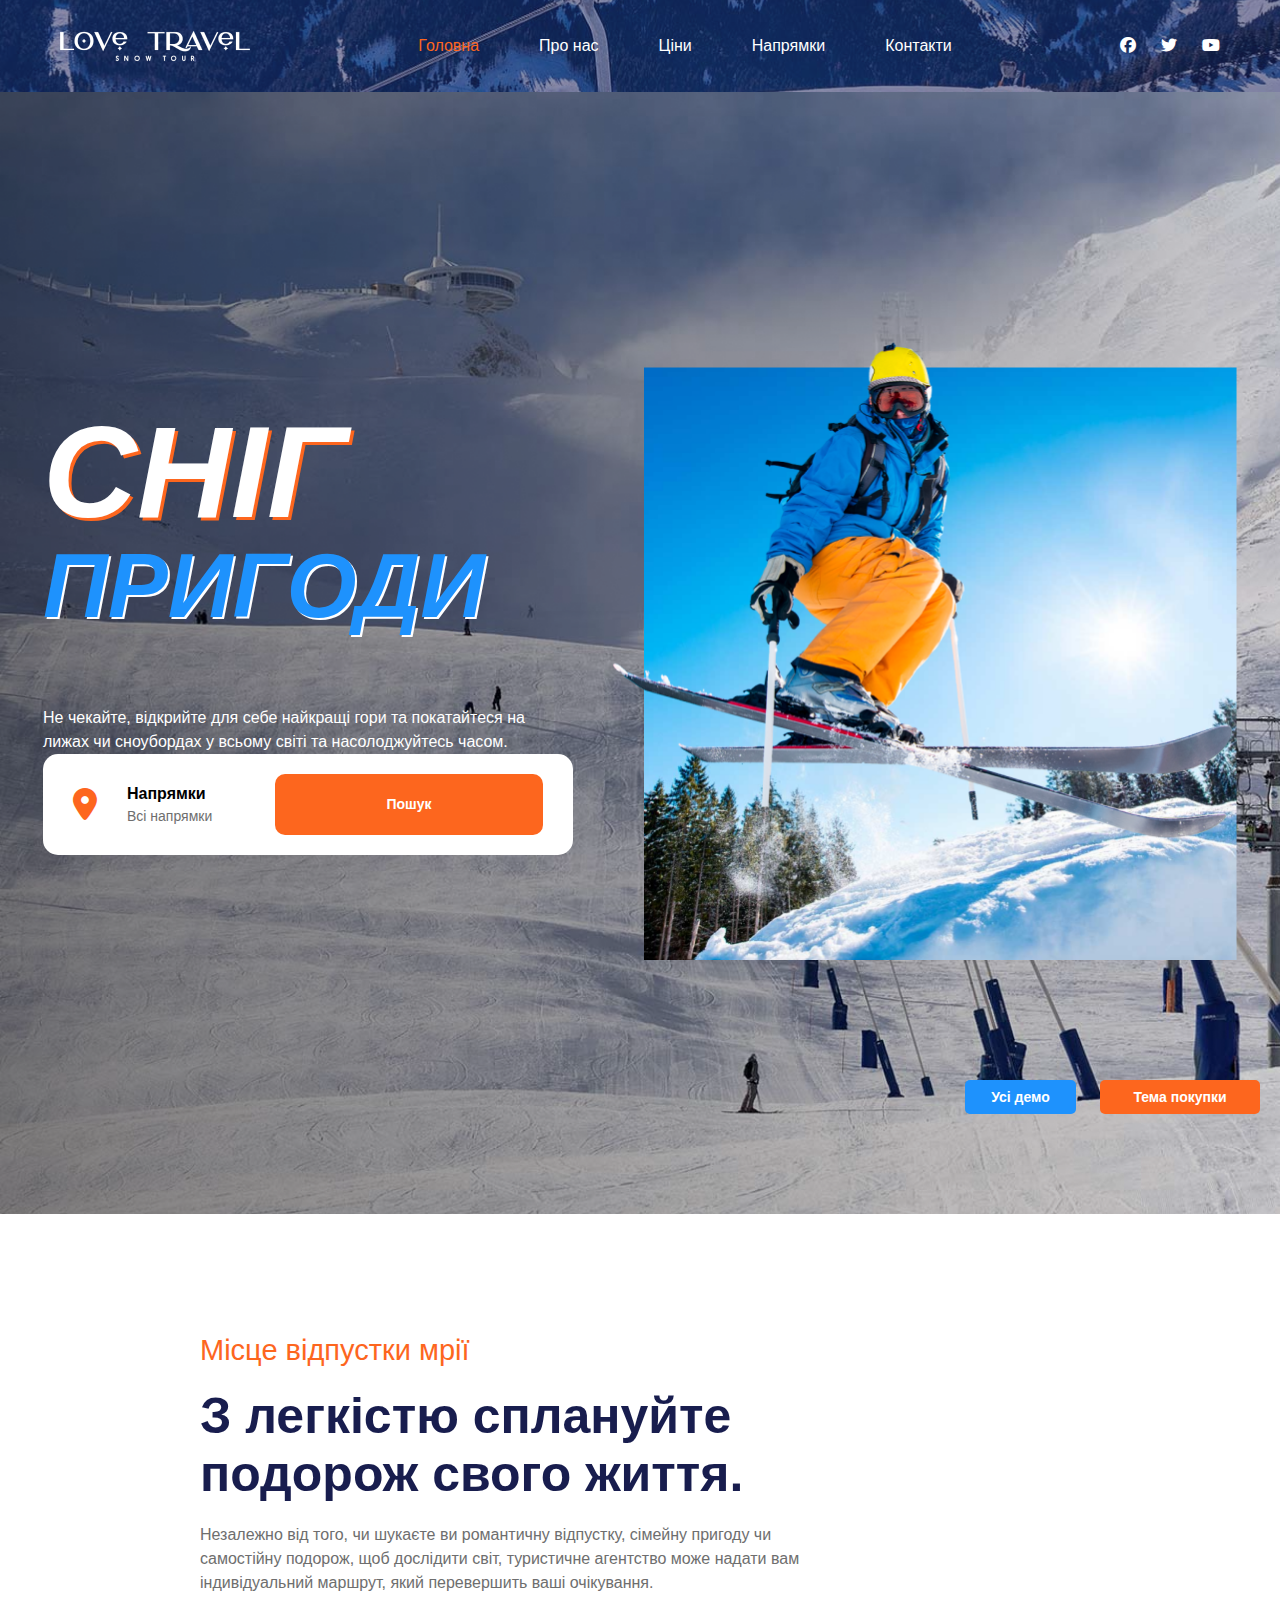
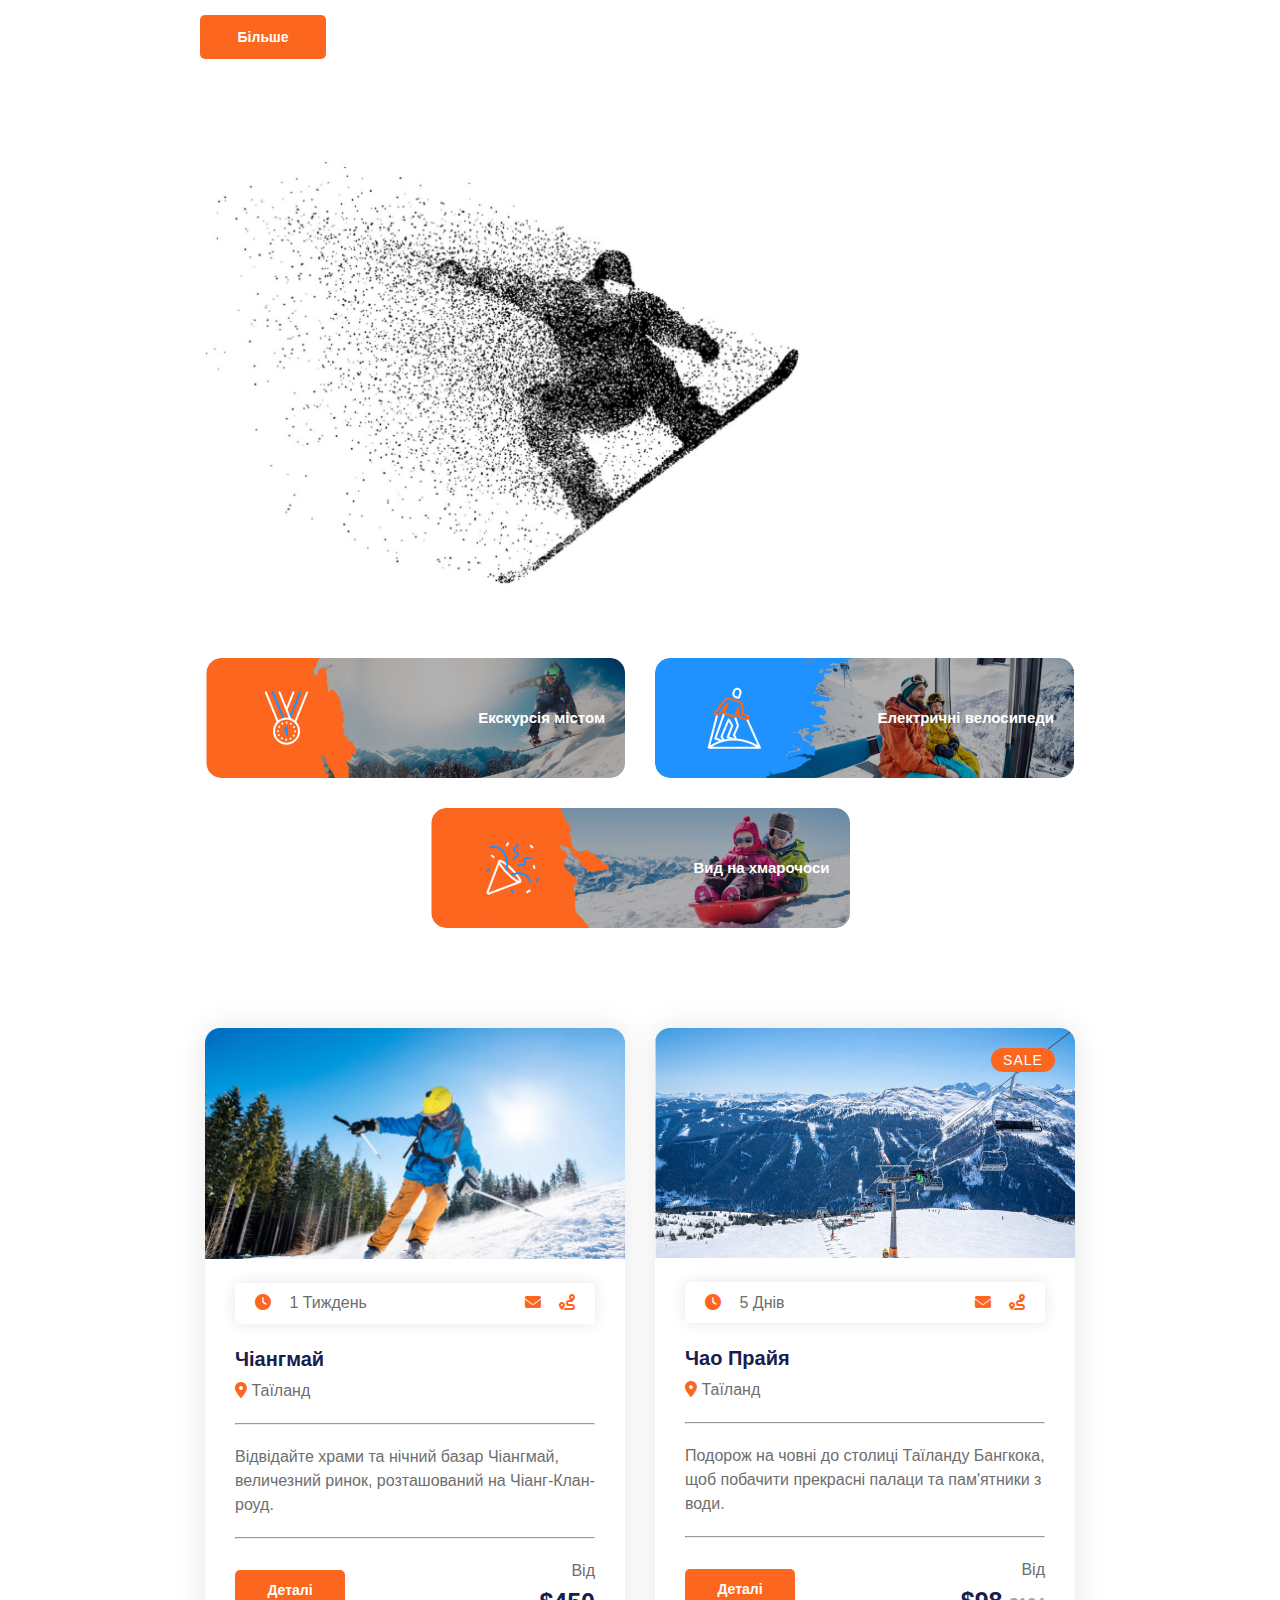
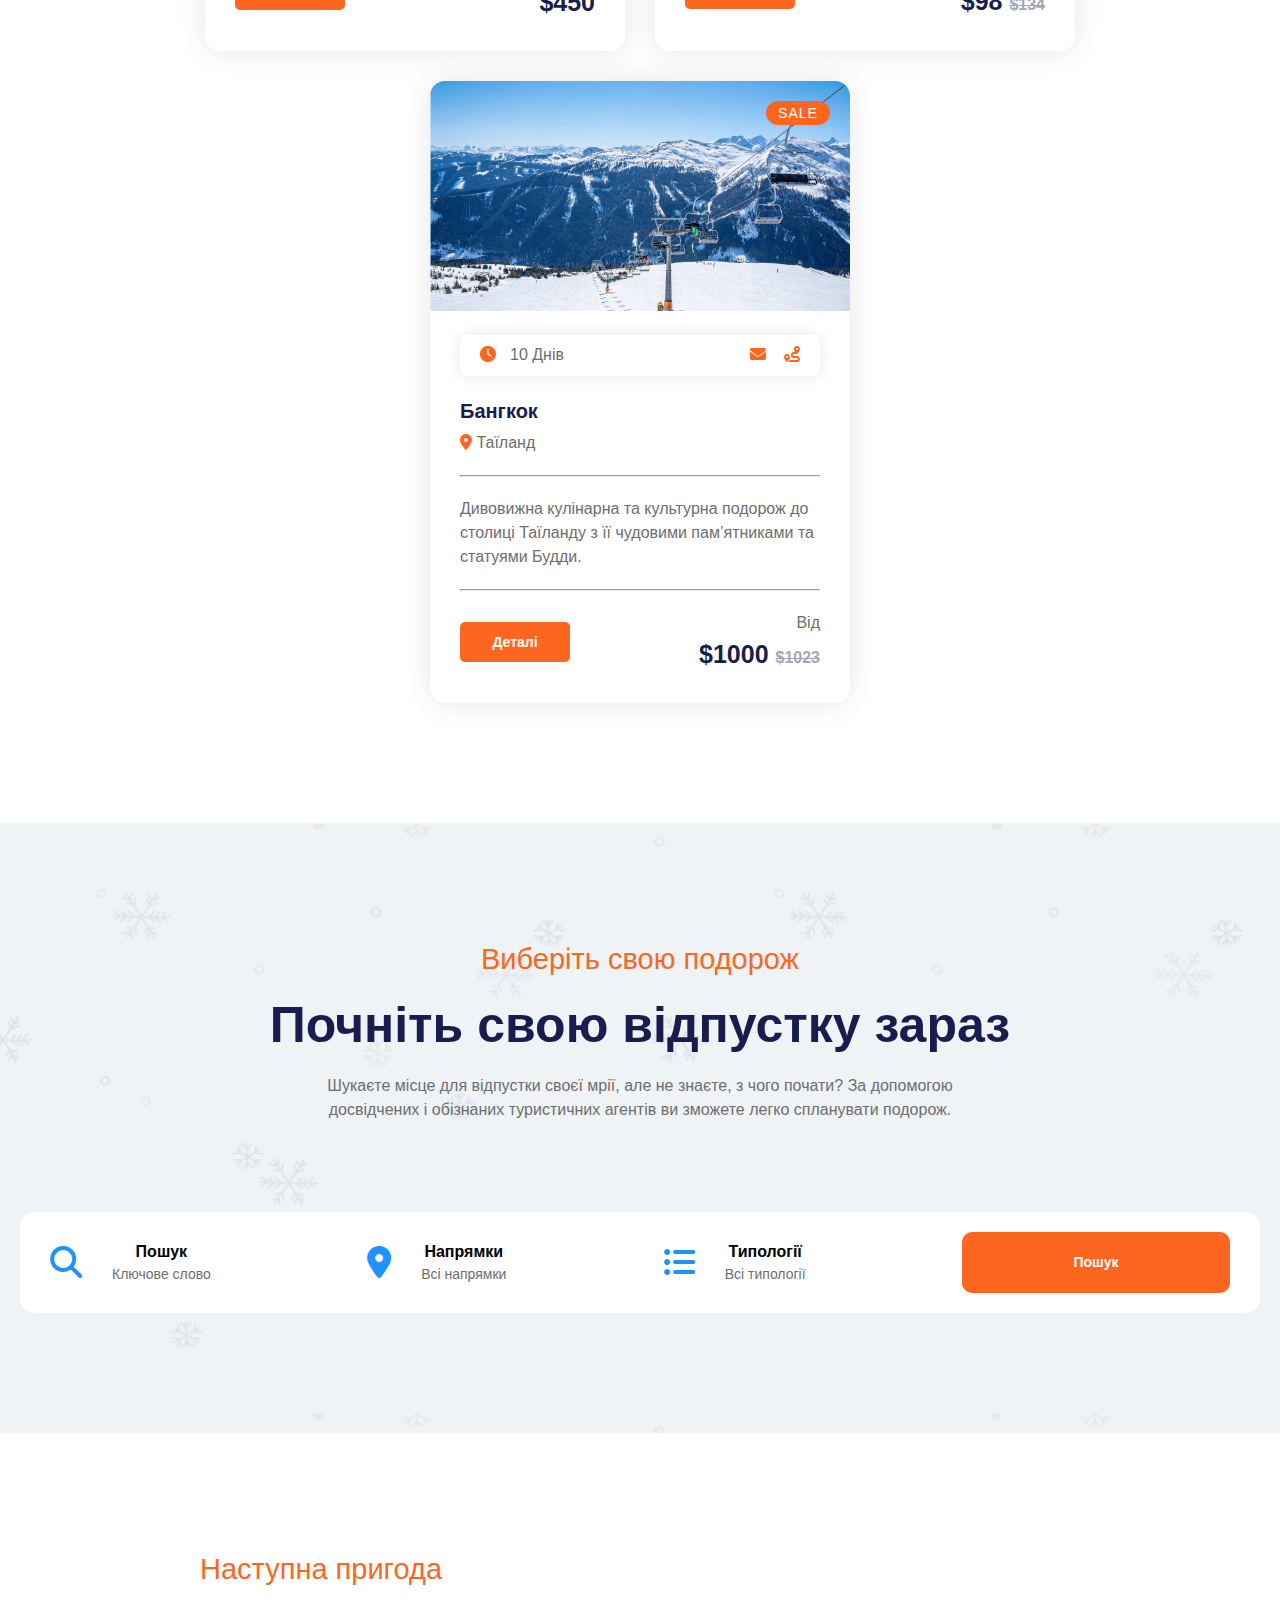
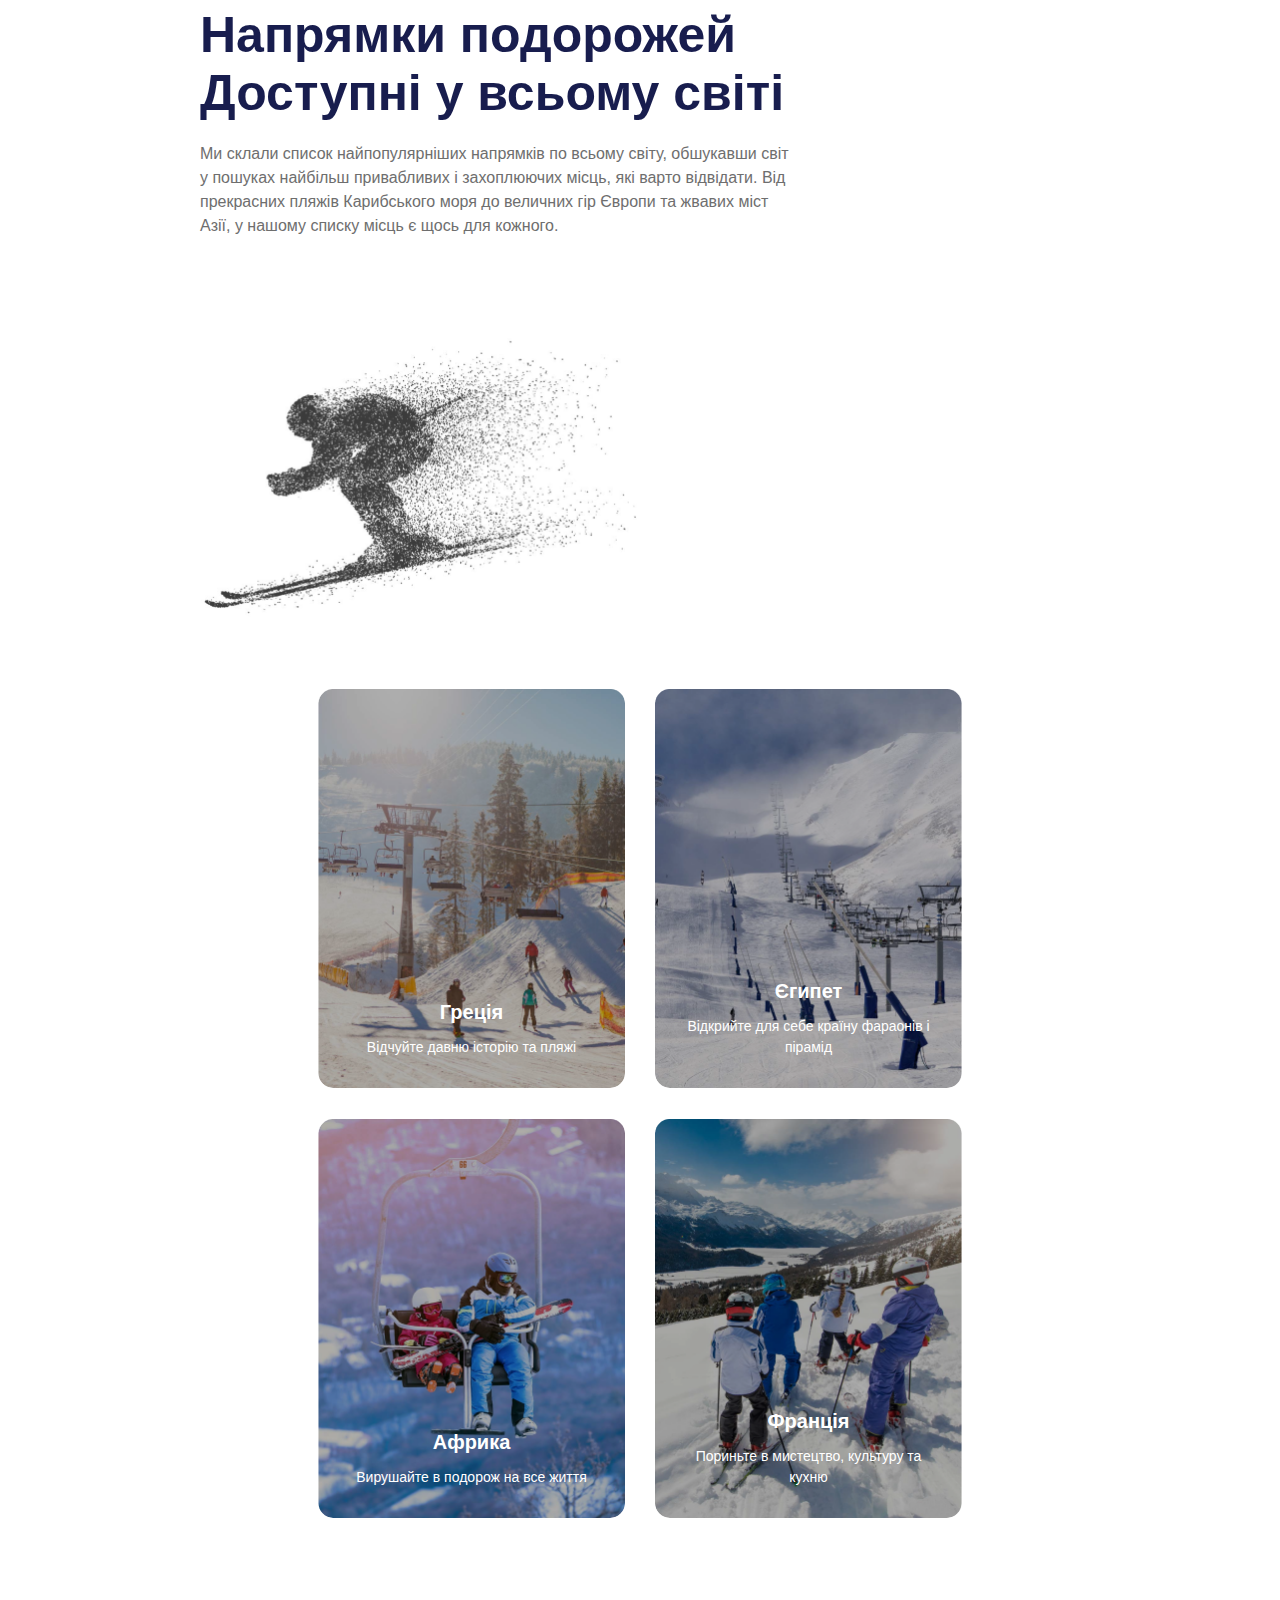
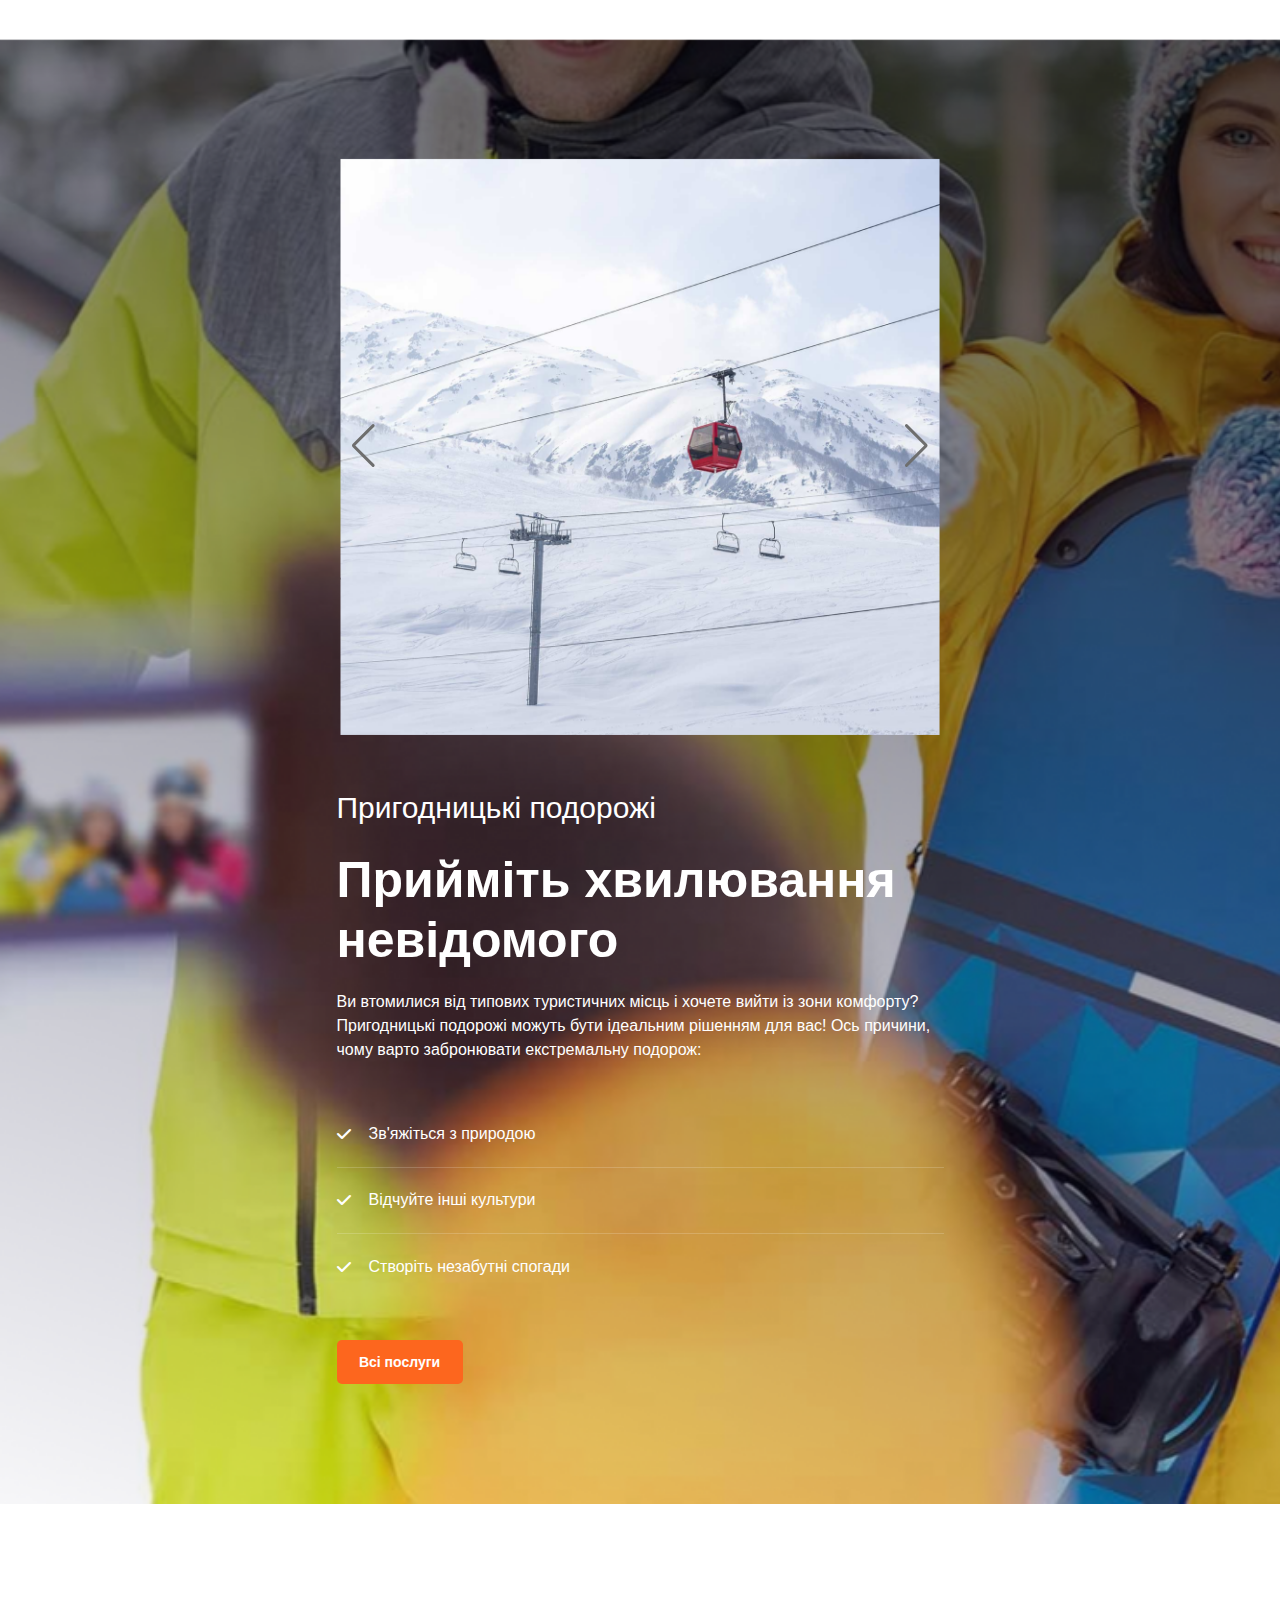
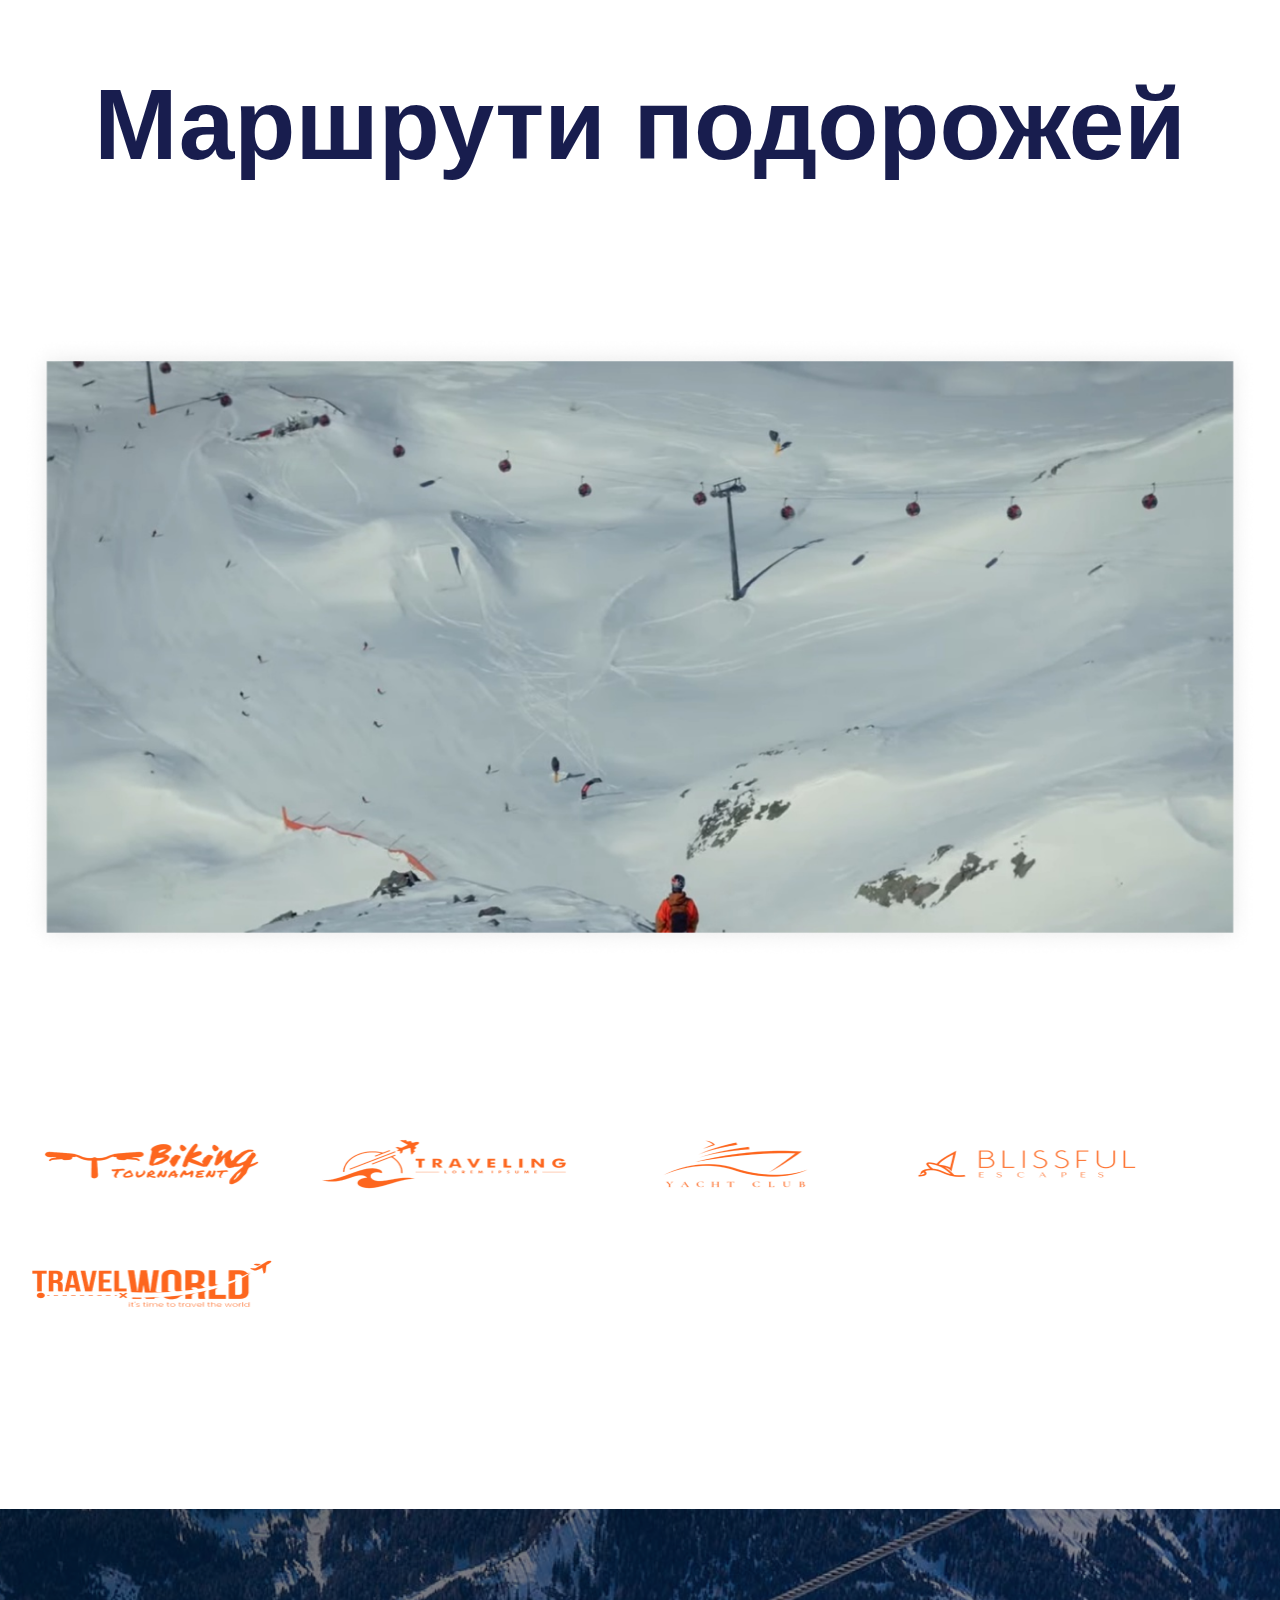
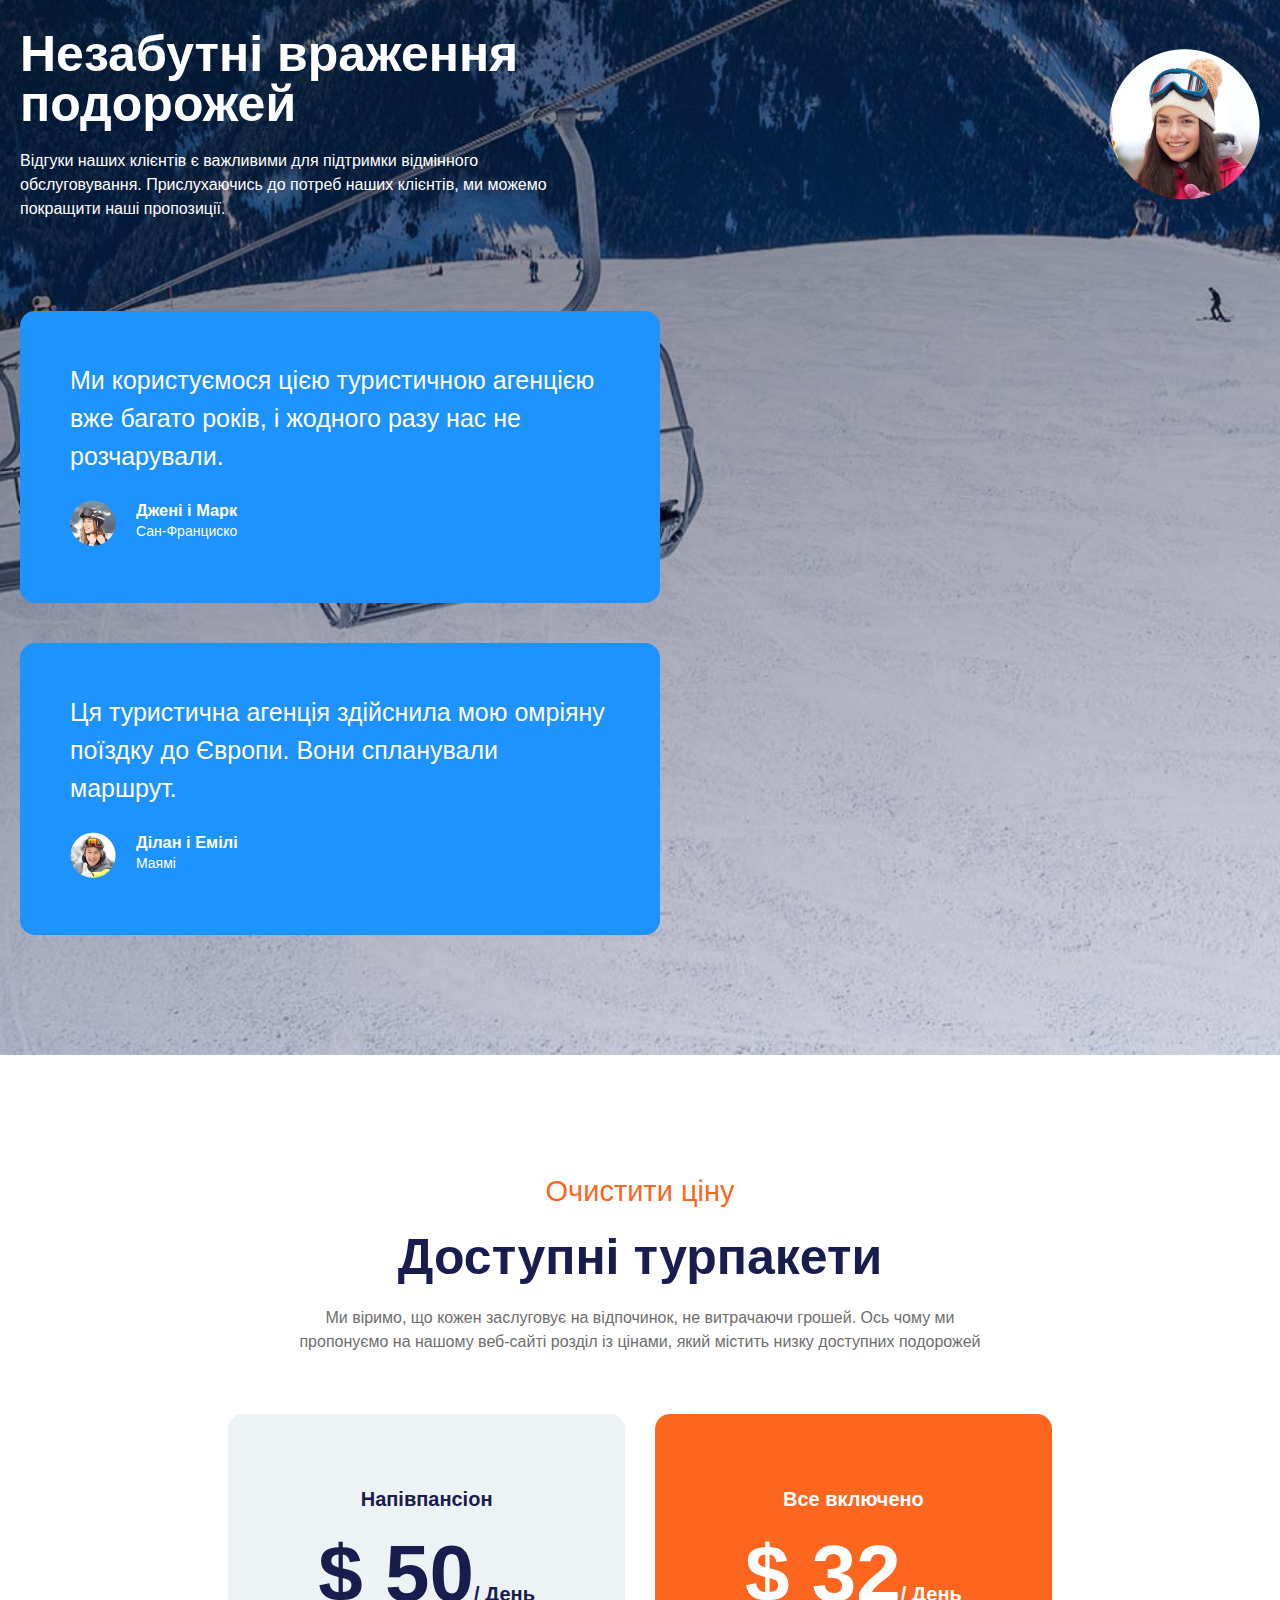
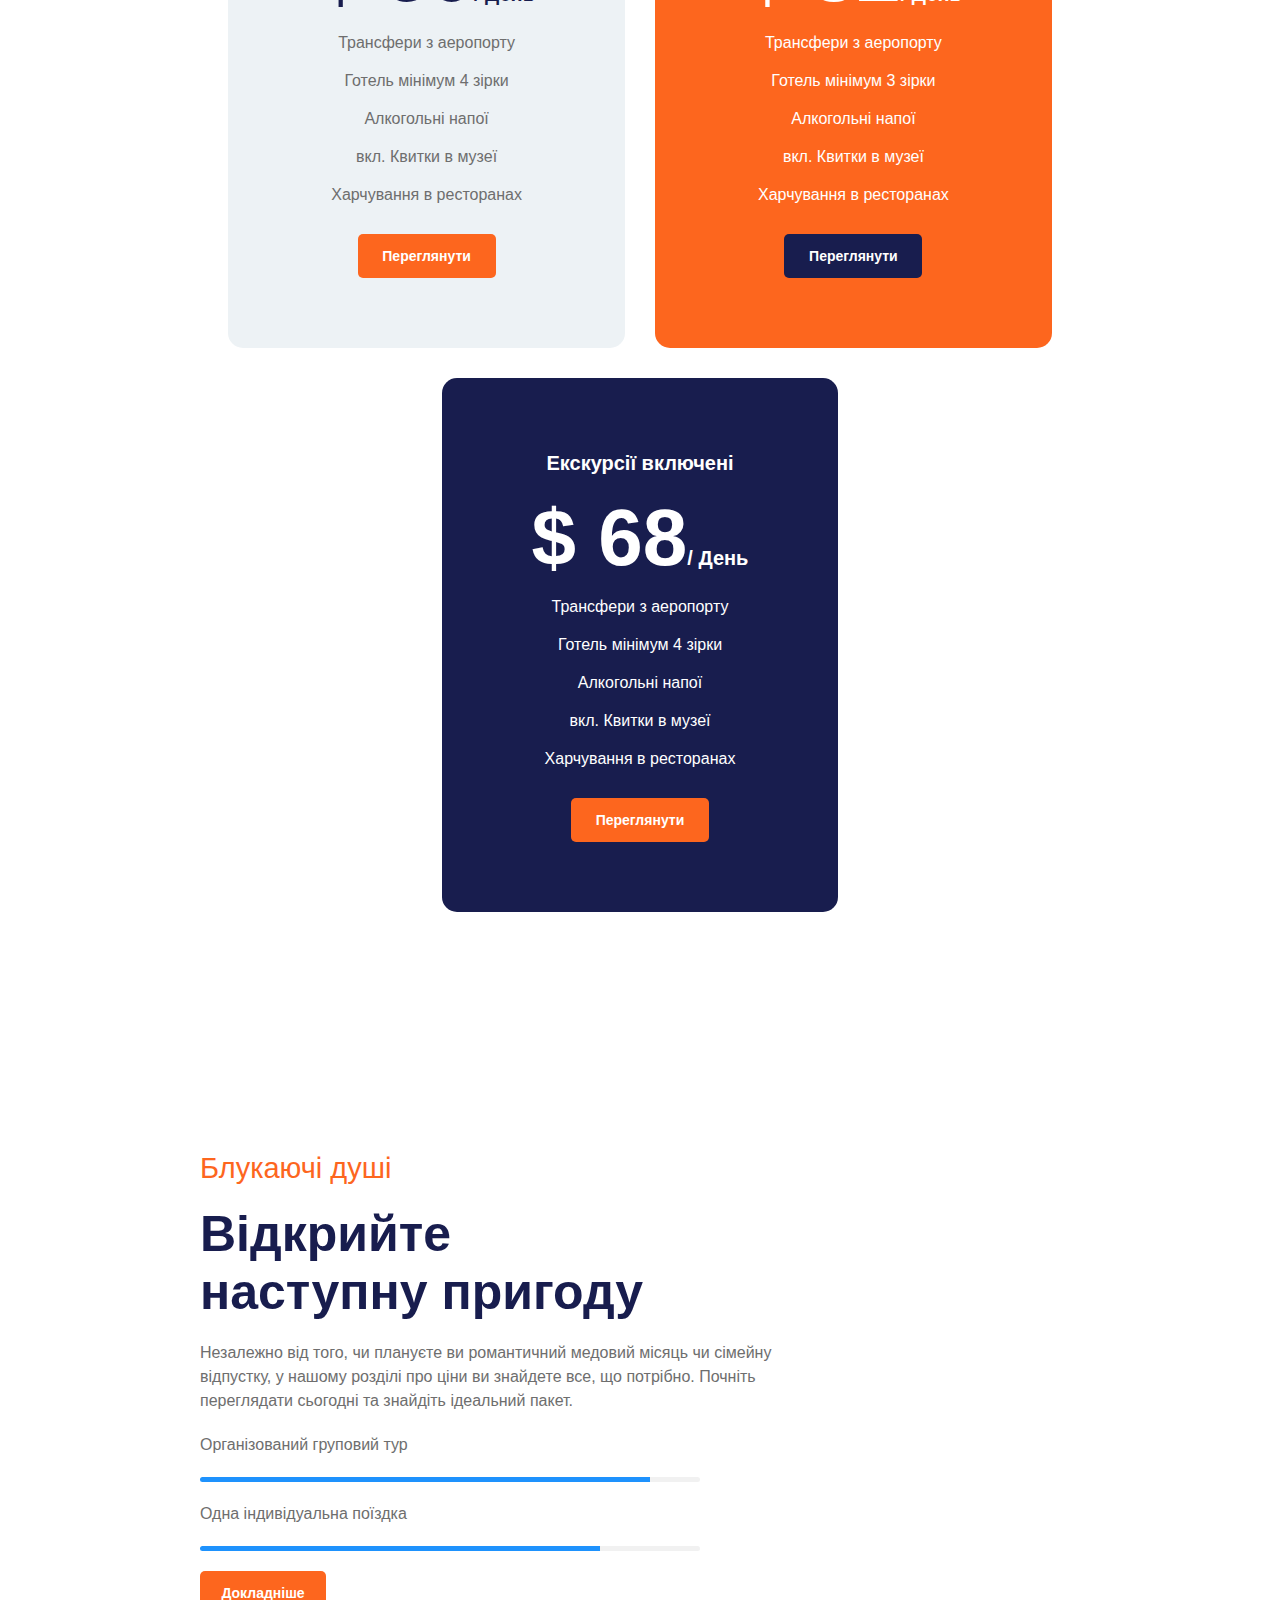
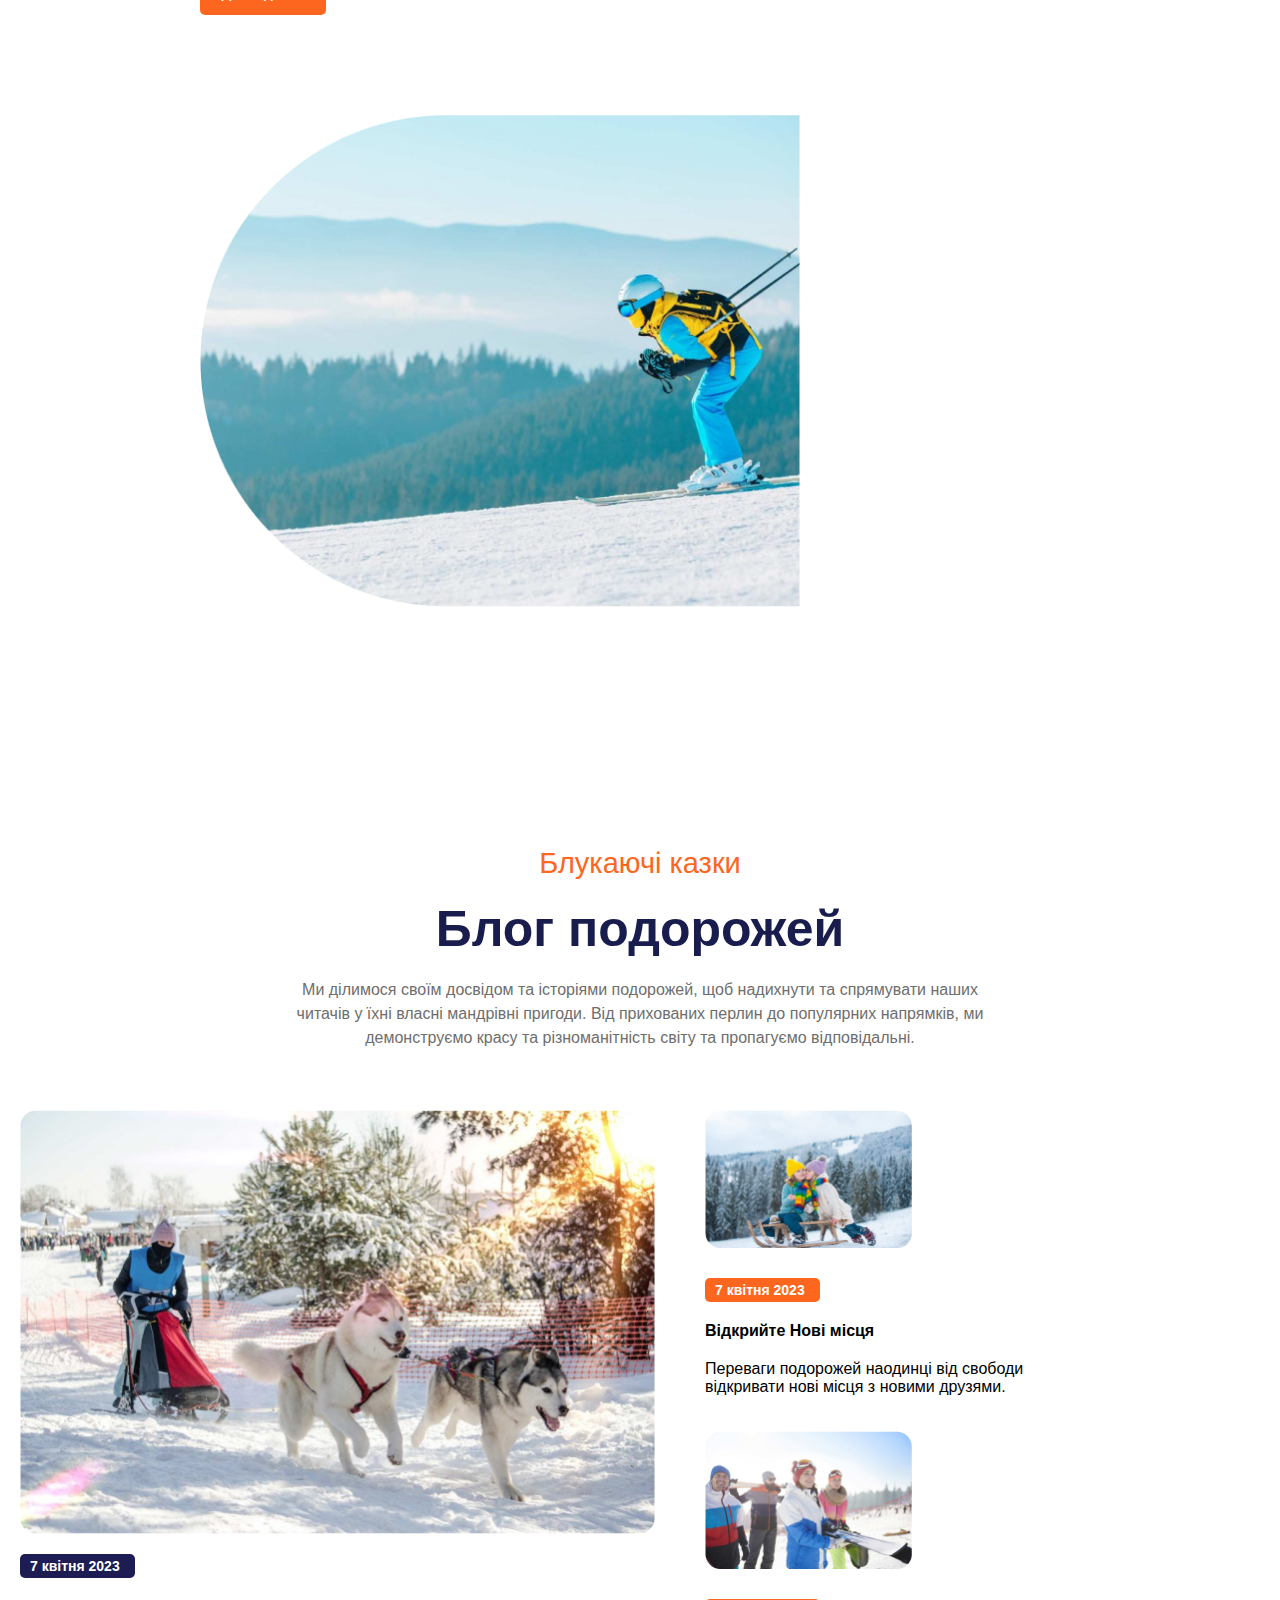
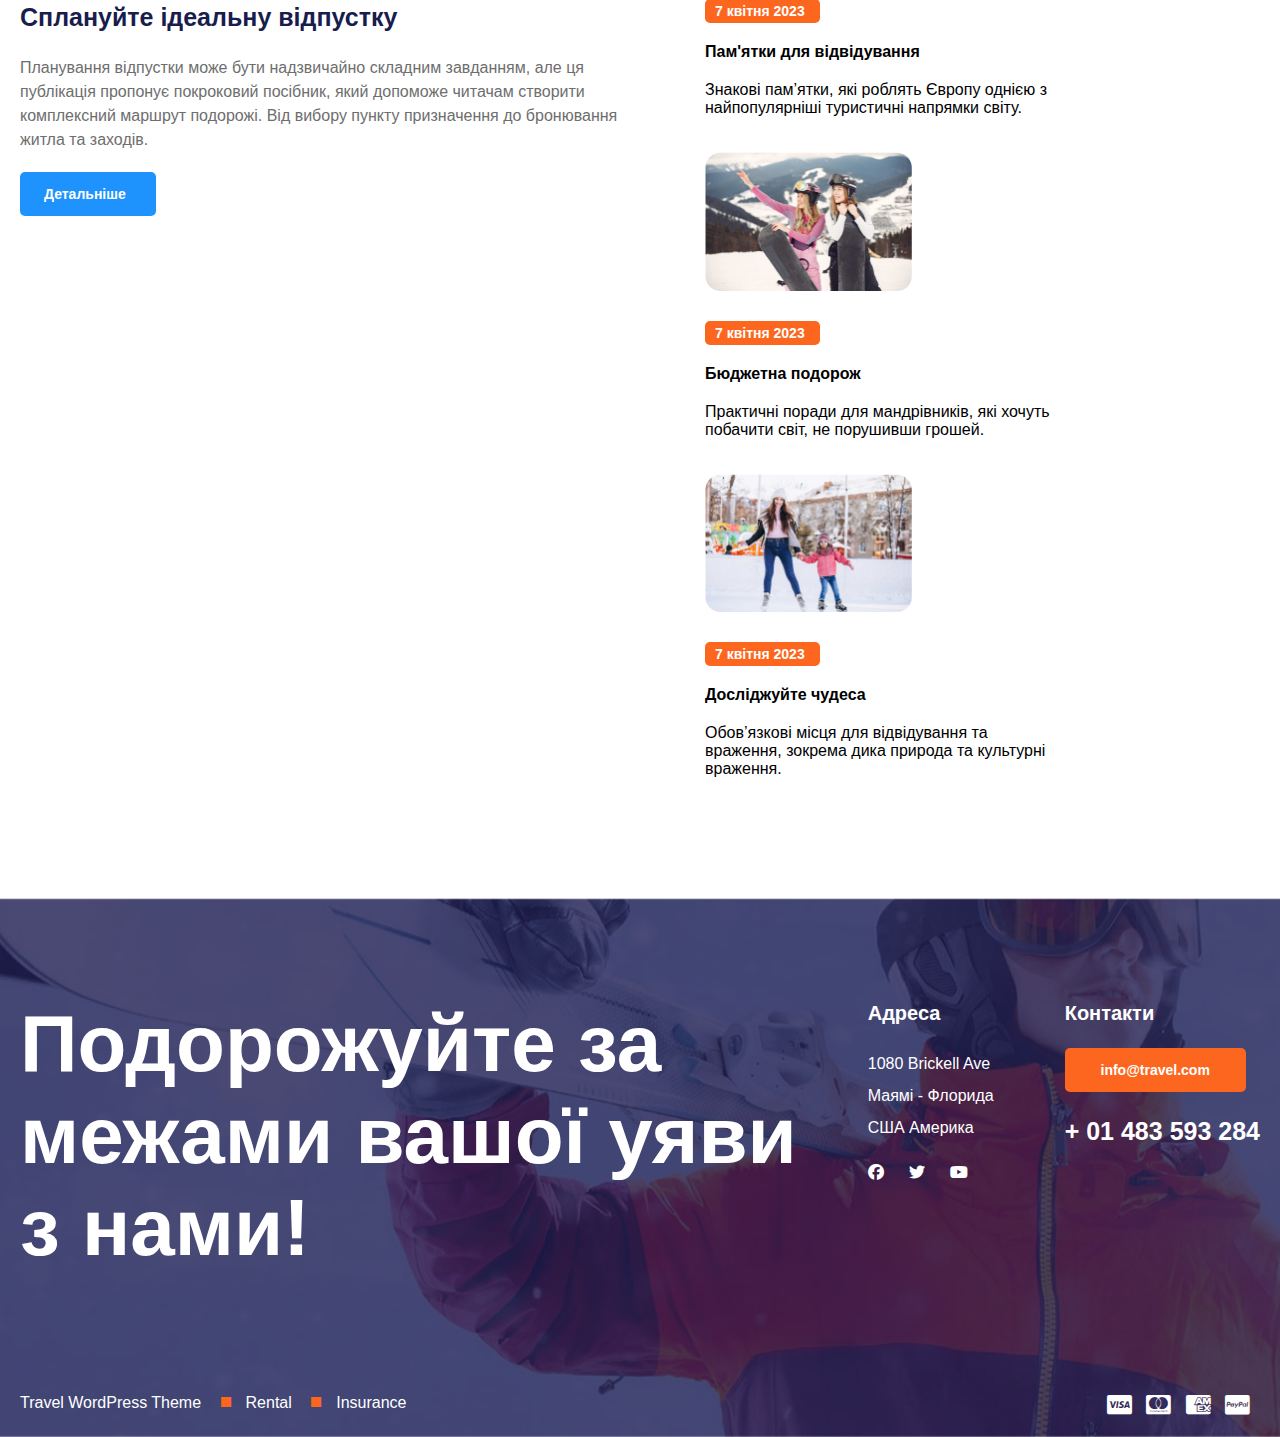
<file: index.html>
<!doctype html>
<html lang="uk">
<head>
    <meta charset="UTF-8">
    <meta name="viewport" content="width=device-width, initial-scale=1.0">
    <meta http-equiv="X-UA-Compatible" content="ie=edge">
    <title>Love Travel</title>
    <link rel="stylesheet" href="css/style.css">
    <link rel="icon" type="image/png" href="./img/favicon.png" sizes="16x16">
    <link rel="shortcut icon" href="./img/favicon.png" type="image/x-icon">
    <meta name="description" content="Сайт організації зимового відпочинку">
    <link rel="stylesheet" href="https://cdnjs.cloudflare.com/ajax/libs/font-awesome/6.5.0/css/all.min.css">
    <link rel="stylesheet" href="https://cdn.jsdelivr.net/npm/swiper@10/swiper-bundle.min.css">
    <script src="https://cdn.jsdelivr.net/npm/swiper@10/swiper-bundle.min.js"></script>
</head>
<body>
    <div id="modal" class="modal">
        <div class="modal-content">
            <span class="close-btn"><i class="fa-solid fa-xmark"></i></span>
            <h2>Контакти</h2>
            <p>Зв'яжіться з намиза телефоном <br><strong>+01 483 593 284</strong><br> або напишіть на</p>
            <a href="mailto:info@travel.com" class="contact-link">info@travel.com</a>
        </div>
    </div>
    <header>
        <div class="logo-phone"><img src="img/logo-white.png" alt="img"></div>
        <div class="menu-icon" id="menuIcon" onclick="toggleMenu()">
            <span></span>
            <span></span>
            <span></span>
        </div>
        <nav id="menu">
            <a href="#" class="logo-pc"><img src="img/logo-white.png" alt="img"></a>
            <ul>
                <li><a href="#" class="orange">Головна</a></li>
                <li><a href="about/index.html">Про нас</a></li>
                <li><a href="price/index.html">Ціни</a></li>
                <li><a href="destinations/index.html">Напрямки</a></li>
                <li><a href="#" id="contact-link">Контакти</a></li>
            </ul>
            <div class="social-icons">
                <a href="#"><i class="fa-brands fa-facebook" style="color: #ffffff;"></i></a>
                <a href="#"><i class="fa-brands fa-twitter" style="color: #ffffff;"></i></a>
                <a href="#"><i class="fa-brands fa-youtube" style="color: #ffffff;"></i></a>
            </div>
        </nav>
    </header>
    <main>
        <section>
            <h1>Сніг<br><span>Пригоди</span></h1>
            <p class="description">
                Не чекайте, відкрийте для себе найкращі гори та
                покатайтеся на лижах чи сноубордах у всьому світі
                та насолоджуйтесь часом.
            </p>
            <div class="card-search">
                <div class="card-sr-block">
                    <i class="fa-solid fa-location-dot fa-2xl" style="color: #FD661E;"></i>
                    <div class="card-text">
                        <h3>Напрямки</h3>
                        <p>Всі напрямки</p>
                    </div>
                </div>
                <a href="#" class="btn-search">Пошук</a>
            </div>
        </section>
        <div>
            <img src="img/man.png" alt="Фото">
        </div>
        <div class="btn-block">
            <a href="#">Усі демо</a>
            <a href="#">Тема покупки</a>
        </div>
    </main>
    <section class="section-plan-trip">
        <div class="plan-trip-block">
            <div class="plan-trip-text">
                <h2 class="section-title">Місце відпустки мрії</h2>
                <h3 class="section-subtitle">З легкістю сплануйте <br> подорож свого життя.</h3>
                <p class="section-text"> Незалежно від того, чи шукаєте ви романтичну відпустку,
                    сімейну пригоду чи самостійну подорож, щоб дослідити світ,
                    туристичне агентство може надати вам індивідуальний маршрут,
                    який перевершить ваші очікування.</p>
                <a href="#" class="button-more">Більше</a>
            </div>
            <img src="img/snow-men.png" alt="img" class="back-img">
        </div>
        <div class="cards-container">
            <div class="card" style="background-image: url('img/card-back1.png');">
                <h4>Екскурсія містом</h4>
            </div>
            <div class="card" style="background-image: url('img/card-back2.png');">
                <h4>Електричні велосипеди</h4>
            </div>
            <div class="card" style="background-image: url('img/card-back3.png');">
                <h4>Вид на хмарочоси</h4>
            </div>
        </div>
        <div class="trip-cards-container">
            <div class="trip-card">
                <img src="img/card-trip1.png" alt="Чіангмай">
                <div class="trip-info">
                    <div class="stick-block">
                        <p><i class="fa-solid fa-clock" style="color: #FD661E;"></i> 1 Тиждень</p>
                        <div>
                            <i class="fa-solid fa-envelope" style="color: #FD661E;"></i>
                            <i class="fa-solid fa-route" style="color: #FD661E;"></i>
                        </div>
                    </div>
                    <div class="trip-header">
                        <h3>Чіангмай</h3>
                        <p><i class="fa-solid fa-location-dot" style="color: #FD661E;"></i> Таїланд</p>
                    </div>
                    <hr>
                    <p>Відвідайте храми та нічний базар Чіангмай, величезний ринок, розташований на Чіанг-Клан-роуд.</p>
                    <hr>
                    <div class="trip-footer">
                        <a href="#" class="details-button">Деталі</a>
                        <div class="price">
                            <p>Від</p>
                            $450
                        </div>
                    </div>
                </div>
            </div>
            <div class="trip-card">
                <img src="img/card-trip2.png" alt="Чіангмай">
                <span class="sale-block">Sale</span>
                <div class="trip-info">
                    <div class="stick-block">
                        <p><i class="fa-solid fa-clock" style="color: #FD661E;"></i> 5 Днів</p>
                        <div>
                            <i class="fa-solid fa-envelope" style="color: #FD661E;"></i>
                            <i class="fa-solid fa-route" style="color: #FD661E;"></i>
                        </div>
                    </div>
                    <div class="trip-header">
                        <h3>Чао Прайя</h3>
                        <p><i class="fa-solid fa-location-dot" style="color: #FD661E;"></i> Таїланд</p>
                    </div>
                    <hr>
                    <p>Подорож на човні до столиці Таїланду Бангкока, щоб
                        побачити прекрасні палаци та пам'ятники з води.</p>
                    <hr>
                    <div class="trip-footer">
                        <a href="#" class="details-button">Деталі</a>
                        <div class="price">
                            <p>Від</p>
                            $98
                            <span class="sale-price">$134</span>
                        </div>
                    </div>
                </div>
            </div>
            <div class="trip-card">
                <img src="img/card-trip2.png" alt="Чіангмай">
                <span class="sale-block">Sale</span>
                <div class="trip-info">
                    <div class="stick-block">
                        <p><i class="fa-solid fa-clock" style="color: #FD661E;"></i>10 Днів</p>
                        <div>
                            <i class="fa-solid fa-envelope" style="color: #FD661E;"></i>
                            <i class="fa-solid fa-route" style="color: #FD661E;"></i>
                        </div>
                    </div>
                    <div class="trip-header">
                        <h3>Бангкок</h3>
                        <p><i class="fa-solid fa-location-dot" style="color: #FD661E;"></i> Таїланд</p>
                    </div>
                    <hr>
                    <p>Дивовижна кулінарна та культурна подорож до столиці Таїланду
                        з її чудовими пам’ятниками та статуями Будди.</p>
                    <hr>
                    <div class="trip-footer">
                        <a href="#" class="details-button">Деталі</a>
                        <div class="price">
                            <p>Від</p>
                            $1000
                            <span class="sale-price">$1023</span>
                        </div>
                    </div>
                </div>
            </div>
        </div>
    </section>
    <section class="section-search">
        <div class="search-block">
            <h2 class="section-title">Виберіть свою подорож</h2>
            <h3 class="section-subtitle">Почніть свою відпустку зараз</h3>
            <p class="section-text">Шукаєте місце для відпустки своєї мрії, але
                не знаєте, з чого почати? За допомогою досвідчених і обізнаних
                туристичних агентів ви зможете легко спланувати подорож.</p>
            <div class="card-search">
                <div class="card-sr-block">
                    <i class="fa-solid fa-magnifying-glass fa-2xl" style="color: #1E92FD;"></i>
                    <div class="card-text">
                        <h3>Пошук</h3>
                        <p>Ключове слово</p>
                    </div>
                </div>
                <div class="card-sr-block">
                    <i class="fa-solid fa-location-dot fa-2xl" style="color: #1E92FD;"></i>
                    <div class="card-text">
                        <h3>Напрямки</h3>
                        <p>Всі напрямки</p>
                    </div>
                </div>
                <div class="card-sr-block">
                    <i class="fa-solid fa-list-ul fa-2xl" style="color: #1E92FD;"></i>
                    <div class="card-text">
                        <h3>Типології</h3>
                        <p>Всі типології</p>
                    </div>
                </div>
                <a href="#" class="btn-search">Пошук</a>
            </div>
        </div>
    </section>
    <section class="section-plan-trip">
        <div class="plan-trip-block">
            <div class="plan-trip-text">
                <h2 class="section-title">Наступна пригода</h2>
                <h3 class="section-subtitle">Напрямки подорожей<br>Доступні у всьому світі</h3>
                <p class="section-text">Ми склали список найпопулярніших напрямків по
                    всьому світу, обшукавши світ у пошуках найбільш привабливих і
                    захоплюючих місць, які варто відвідати. Від прекрасних пляжів
                    Карибського моря до величних гір Європи та жвавих міст Азії, у
                    нашому списку місць є щось для кожного.</p>
            </div>
            <img src="img/snow-men2.png" alt="img" class="back-img-two">
        </div>
        <div class="four-cards-container">
            <div class="card-city" style="background-image: url('img/card-sity.png');">
                <h4>Греція</h4>
                <p>Відчуйте давню історію та пляжі</p>
            </div>
            <div class="card-city" style="background-image: url('img/card-sity2.png');">
                <h4>Єгипет</h4>
                <p>Відкрийте для себе країну фараонів і пірамід</p>
            </div>
            <div class="card-city" style="background-image: url('img/card-sity3.png');">
                <h4>Африка</h4>
                <p>Вирушайте в подорож на все життя</p>
            </div>
            <div class="card-city" style="background-image: url('img/card-sity4.png');">
                <h4>Франція</h4>
                <p>Пориньте в мистецтво, культуру та кухню</p>
            </div>
        </div>
    </section>
    <section class="adventure-section">
        <div class="swiper adventure-photo-swiper">
            <div class="swiper-wrapper">
                <div class="swiper-slide">
                    <img src="img/swiper-slide-bg.png" alt="Пригодницька подорож">
                </div>
                <div class="swiper-slide">
                    <img src="img/swiper-slide-bg1.png" alt="Пригодницька подорож">
                </div>
                <div class="swiper-slide">
                    <img src="img/swiper-slide-bg2.png" alt="Пригодницька подорож">
                </div>
            </div>
            <div class="swiper-button-next"></div>
            <div class="swiper-button-prev"></div>
        </div>
        <div class="adventure-content">
            <h2>Пригодницькі подорожі</h2>
            <h3>Прийміть хвилювання невідомого</h3>
            <p>Ви втомилися від типових туристичних місць і хочете вийти із
                зони комфорту? Пригодницькі подорожі можуть бути ідеальним
                рішенням для вас! Ось причини, чому варто забронювати екстремальну подорож:</p>
            <ul class="adventure-list">
                <li><i class="fa-solid fa-check" style="color: #ffffff;"></i>Зв'яжіться з природою</li>
                <li><i class="fa-solid fa-check" style="color: #ffffff;"></i>Відчуйте інші культури</li>
                <li><i class="fa-solid fa-check" style="color: #ffffff;"></i>Створіть незабутні спогади</li>
            </ul>
            <a href="#" class="button-more">Всі послуги</a>
        </div>
    </section>
    <section class="section-travel-routes">
        <h4>Маршрути подорожей</h4>
        <img src="img/img-snow.png" alt="img">
        <div>
            <img src="img/e-logos-01.png" alt="img">
            <img src="img/e-logos-02.png" alt="img">
            <img src="img/e-logos-03.png" alt="img">
            <img src="img/e-logos-04.png" alt="img">
            <img src="img/e-logos-05.png" alt="img">
        </div>
    </section>
    <section class="section-impression">
        <div class="impression-block-top">
            <div class="block-top">
                <h2>Незабутні враження <br> подорожей</h2>
                <p>Відгуки наших клієнтів є важливими для підтримки
                    відмінного обслуговування. Прислухаючись до потреб
                    наших клієнтів, ми можемо покращити наші пропозиції.</p>
            </div>
            <img src="img/avatar-01.png" alt="img">
        </div>
        <div class="impression-block-bottom">
            <div class="impress-card">
                <p>Ми користуємося цією туристичною агенцією вже багато років,
                    і жодного разу нас не розчарували.</p>
                <div class="impress-block">
                    <img src="img/avatar-02.png" alt="img">
                    <div>
                        <h3>Джені і Марк</h3>
                        <p>Сан-Франциско</p>
                    </div>
                </div>
            </div>
            <div class="impress-card">
                <p>Ця туристична агенція здійснила мою омріяну поїздку до Європи.
                    Вони спланували маршрут.</p>
                <div class="impress-block">
                    <img src="img/avatar-03.png" alt="img">
                    <div>
                        <h3>Ділан і Емілі</h3>
                        <p>Маямі</p>
                    </div>
                </div>
            </div>
        </div>
    </section>
    <section class="section-tour">
        <div class="search-block">
            <h2 class="section-title">Очистити ціну</h2>
            <h3 class="section-subtitle">Доступні турпакети</h3>
            <p class="section-text">Ми віримо, що кожен заслуговує на відпочинок,
                не витрачаючи грошей. Ось чому ми пропонуємо на нашому
                веб-сайті розділ із цінами, який містить низку доступних подорожей</p>
        </div>
        <div class="prise-cards-tour">
            <div class="prise-card-tour">
                <p class="title-tour">Напівпансіон</p>
                <p class="price-tour">$ 50<span class="title-tour">/ День</span></p>
                <p>Трансфери з аеропорту</p>
                <p>Готель мінімум 4 зірки</p>
                <p>Алкогольні напої</p>
                <p>вкл. Квитки в музеї</p>
                <p>Харчування в ресторанах</p>
                <a href="#" class="btn-view">Переглянути</a>
            </div>
            <div class="prise-card-tour orange-back">
                <p class="title-tour">Все включено</p>
                <p class="price-tour">$ 32<span class="title-tour">/ День</span></p>
                <p>Трансфери з аеропорту</p>
                <p>Готель мінімум 3 зірки</p>
                <p>Алкогольні напої</p>
                <p>вкл. Квитки в музеї</p>
                <p>Харчування в ресторанах</p>
                <a href="#" class="btn-view">Переглянути</a>
            </div>
            <div class="prise-card-tour blue-back">
                <p class="title-tour">Екскурсії включені</p>
                <p class="price-tour">$ 68<span class="title-tour">/ День</span></p>
                <p>Трансфери з аеропорту</p>
                <p>Готель мінімум 4 зірки</p>
                <p>Алкогольні напої</p>
                <p>вкл. Квитки в музеї</p>
                <p>Харчування в ресторанах</p>
                <a href="#" class="btn-view">Переглянути</a>
            </div>
        </div>
    </section>
    <section class="section-plan-trip">
        <div class="plan-trip-block">
            <div class="plan-trip-text">
                <h2 class="section-title">Блукаючі душі</h2>
                <h3 class="section-subtitle">Відкрийте<br>наступну пригоду</h3>
                <p class="section-text">Незалежно від того, чи плануєте ви романтичний
                    медовий місяць чи сімейну відпустку, у нашому розділі про ціни ви
                    знайдете все, що потрібно. Почніть переглядати сьогодні та знайдіть
                    ідеальний пакет.</p>
                <p class="section-text">Організований груповий тур</p>
                <div class="loader-text"></div>
                <p class="section-text">Одна індивідуальна поїздка</p>
                <div class="loader-text-two"></div>
                <a href="#" class="button-more">Докладніше</a>
            </div>
            <img src="img/snow-men3.png" alt="img" class="back-img">
        </div>
    </section>
    <section class="section-tour">
        <div class="search-block">
            <h2 class="section-title">Блукаючі казки</h2>
            <h3 class="section-subtitle">Блог подорожей</h3>
            <p class="section-text">Ми ділимося своїм досвідом та історіями
                подорожей, щоб надихнути та спрямувати наших читачів у їхні
                власні мандрівні пригоди. Від прихованих перлин до популярних
                напрямків, ми демонструємо красу та різноманітність світу та
                пропагуємо відповідальні.</p>
        </div>
        <div class="block-cards">
            <div class="blog-card-big">
                <img src="img/img-blog.png" alt="img">
                <p class="date-blog">7 квітня 2023</p>
                <h4>Сплануйте ідеальну відпустку</h4>
                <p>Планування відпустки може бути надзвичайно складним завданням,
                    але ця публікація пропонує покроковий посібник, який допоможе
                    читачам створити комплексний маршрут подорожі. Від вибору
                    пункту призначення до бронювання житла та заходів.</p>
                <a href="#">Детальніше</a>
            </div>
            <div class="blog-cards">
                <div class="blog-card">
                    <img src="img/img-blog2.png" alt="img">
                    <div class="blog-card-text">
                        <p class="date-blog">7 квітня 2023</p>
                        <h4>Відкрийте Нові місця</h4>
                        <p>Переваги подорожей наодинці від свободи
                            відкривати нові місця з новими друзями.</p>
                    </div>
                </div>
                <div class="blog-card">
                    <img src="img/img-blog3.png" alt="img">
                    <div class="blog-card-text">
                        <p class="date-blog">7 квітня 2023</p>
                        <h4>Пам'ятки для відвідування</h4>
                        <p>Знакові пам’ятки, які роблять Європу однією з
                            найпопулярніші туристичні напрямки світу.</p>
                    </div>
                </div>
                <div class="blog-card">
                    <img src="img/img-blog4.png" alt="img">
                    <div class="blog-card-text">
                        <p class="date-blog">7 квітня 2023</p>
                        <h4>Бюджетна подорож</h4>
                        <p>Практичні поради для мандрівників,
                            які хочуть побачити світ, не порушивши грошей.</p>
                    </div>
                </div>
                <div class="blog-card">
                    <img src="img/img-blog5.png" alt="img">
                    <div class="blog-card-text">
                        <p class="date-blog">7 квітня 2023</p>
                        <h4>Досліджуйте чудеса</h4>
                        <p>Обов’язкові місця для відвідування та враження,
                            зокрема дика природа та культурні враження.</p>
                    </div>
                </div>
            </div>
        </div>
    </section>
    <footer>
        <div class="footer-top">
            <p>Подорожуйте за <br>межами вашої уяви<br> з нами!</p>
            <div class="footer-section">
                <h3>Адреса</h3>
                <address>
                    1080 Brickell Ave<br>
                    Маямі - Флорида<br>
                    США Америка
                </address>
                <div class="social-icons">
                    <a href="#"><i class="fa-brands fa-facebook" style="color: #ffffff;"></i></a>
                    <a href="#"><i class="fa-brands fa-twitter" style="color: #ffffff;"></i></a>
                    <a href="#"><i class="fa-brands fa-youtube" style="color: #ffffff;"></i></a>
                </div>
            </div>
            <div class="footer-section">
                <h3>Контакти</h3>
                <a href="mailto:info@travel.com" class="contact-link">info@travel.com</a>
                <p>+ 01 483 593 284</p>
            </div>
        </div>
        <div class="footer-bottom">
            <div class="footer-links">
                <p>Travel WordPress Theme <i class="fa-solid fa-square-full fa-2xs" style="color: #FD661E;"></i></p>
                <p>Rental <i class="fa-solid fa-square-full fa-2xs" style="color: #FD661E;"></i></p>
                <p>Insurance</p>
            </div>
            <div class="payment-icons">
                <i class="fa-brands fa-cc-visa"></i>
                <i class="fa-brands fa-cc-mastercard"></i>
                <i class="fa-brands fa-cc-amex"></i>
                <i class="fa-brands fa-cc-paypal"></i>
            </div>
        </div>
    </footer>

    <script src="script/script.js"></script>
</body>
</html>
</file>
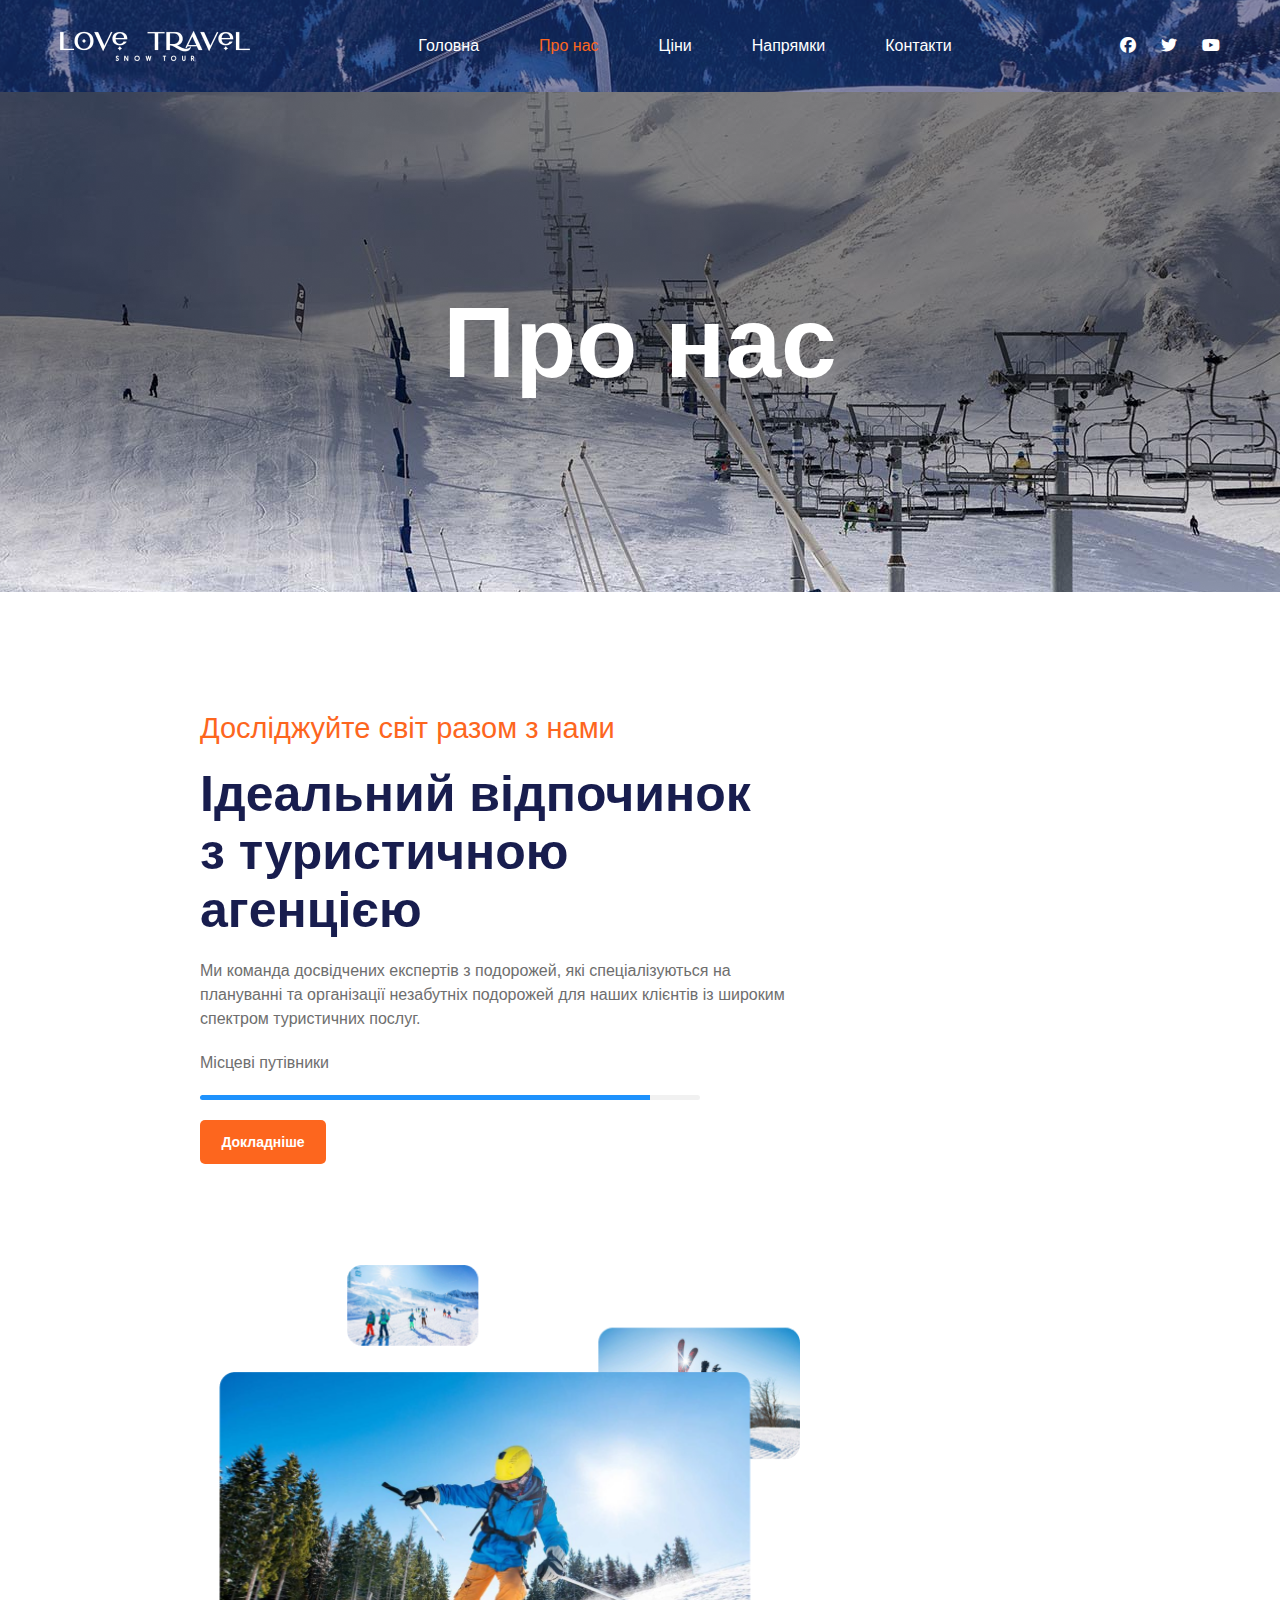
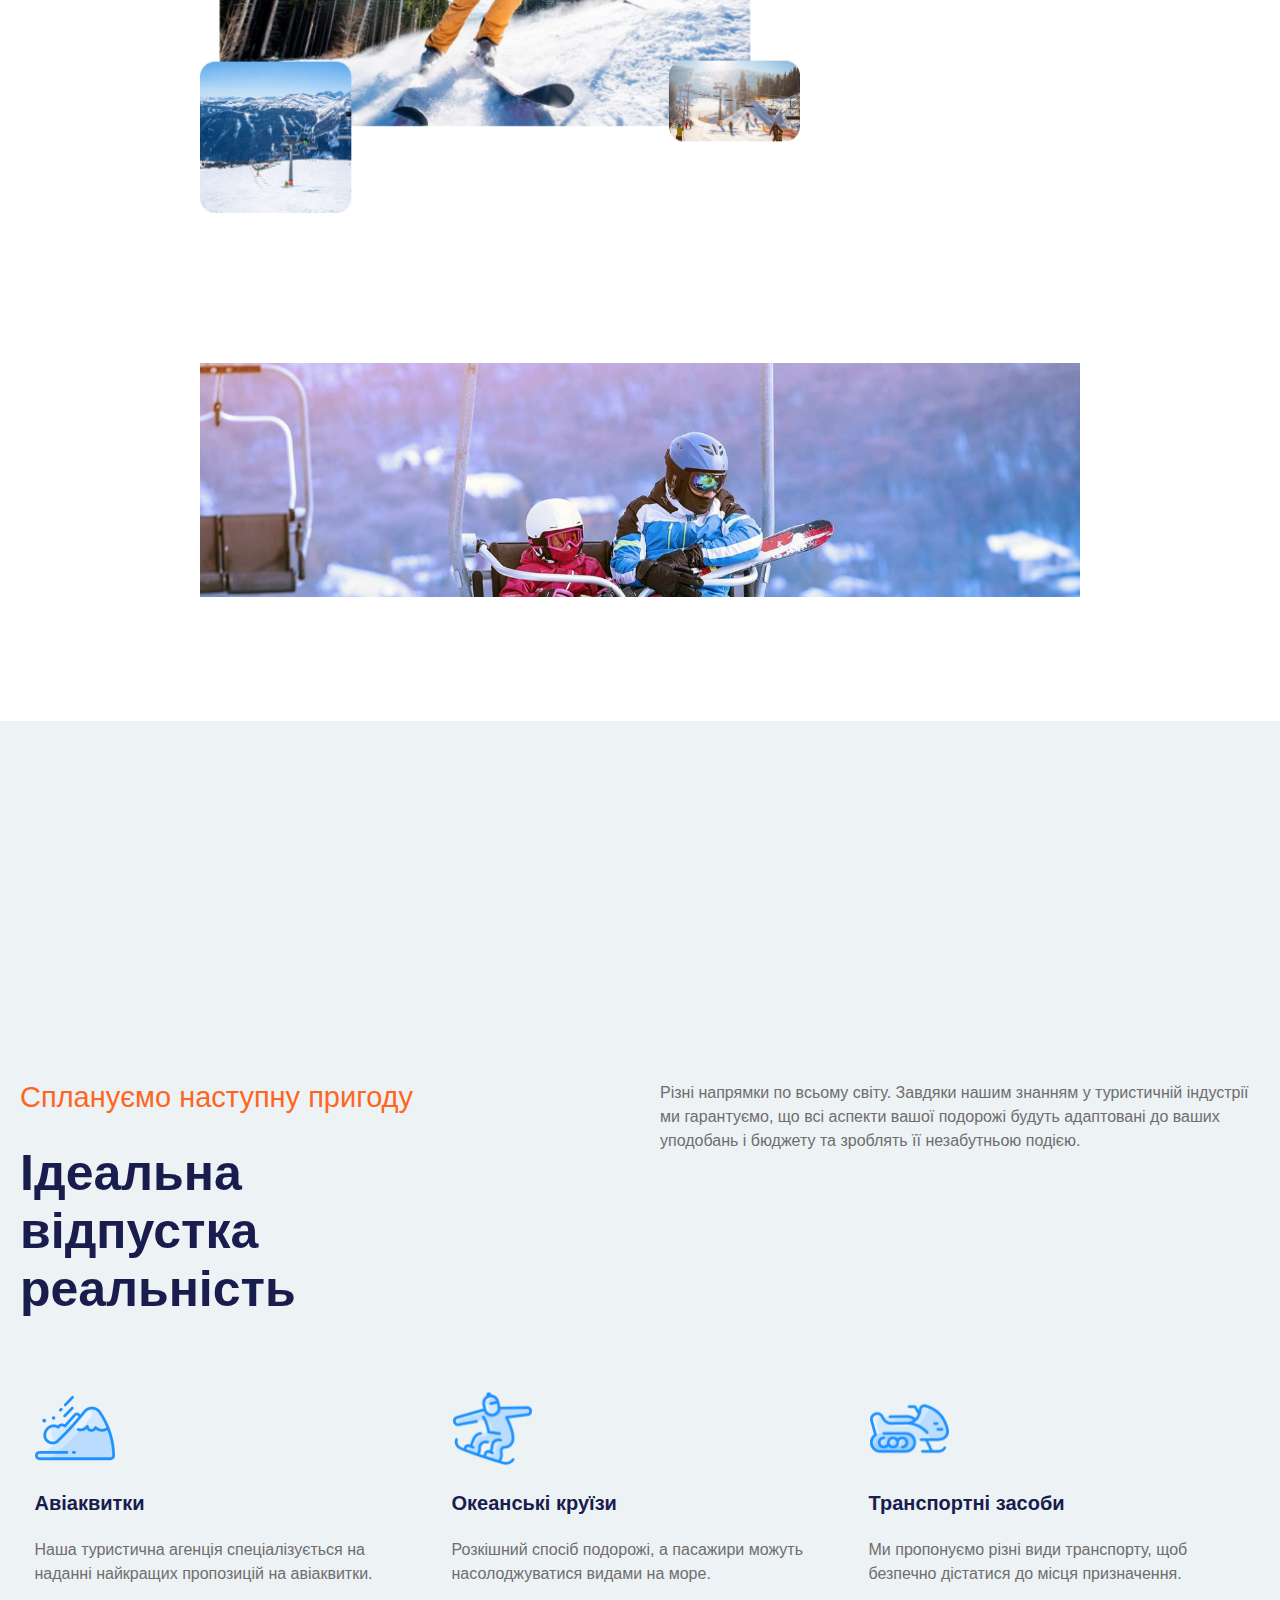
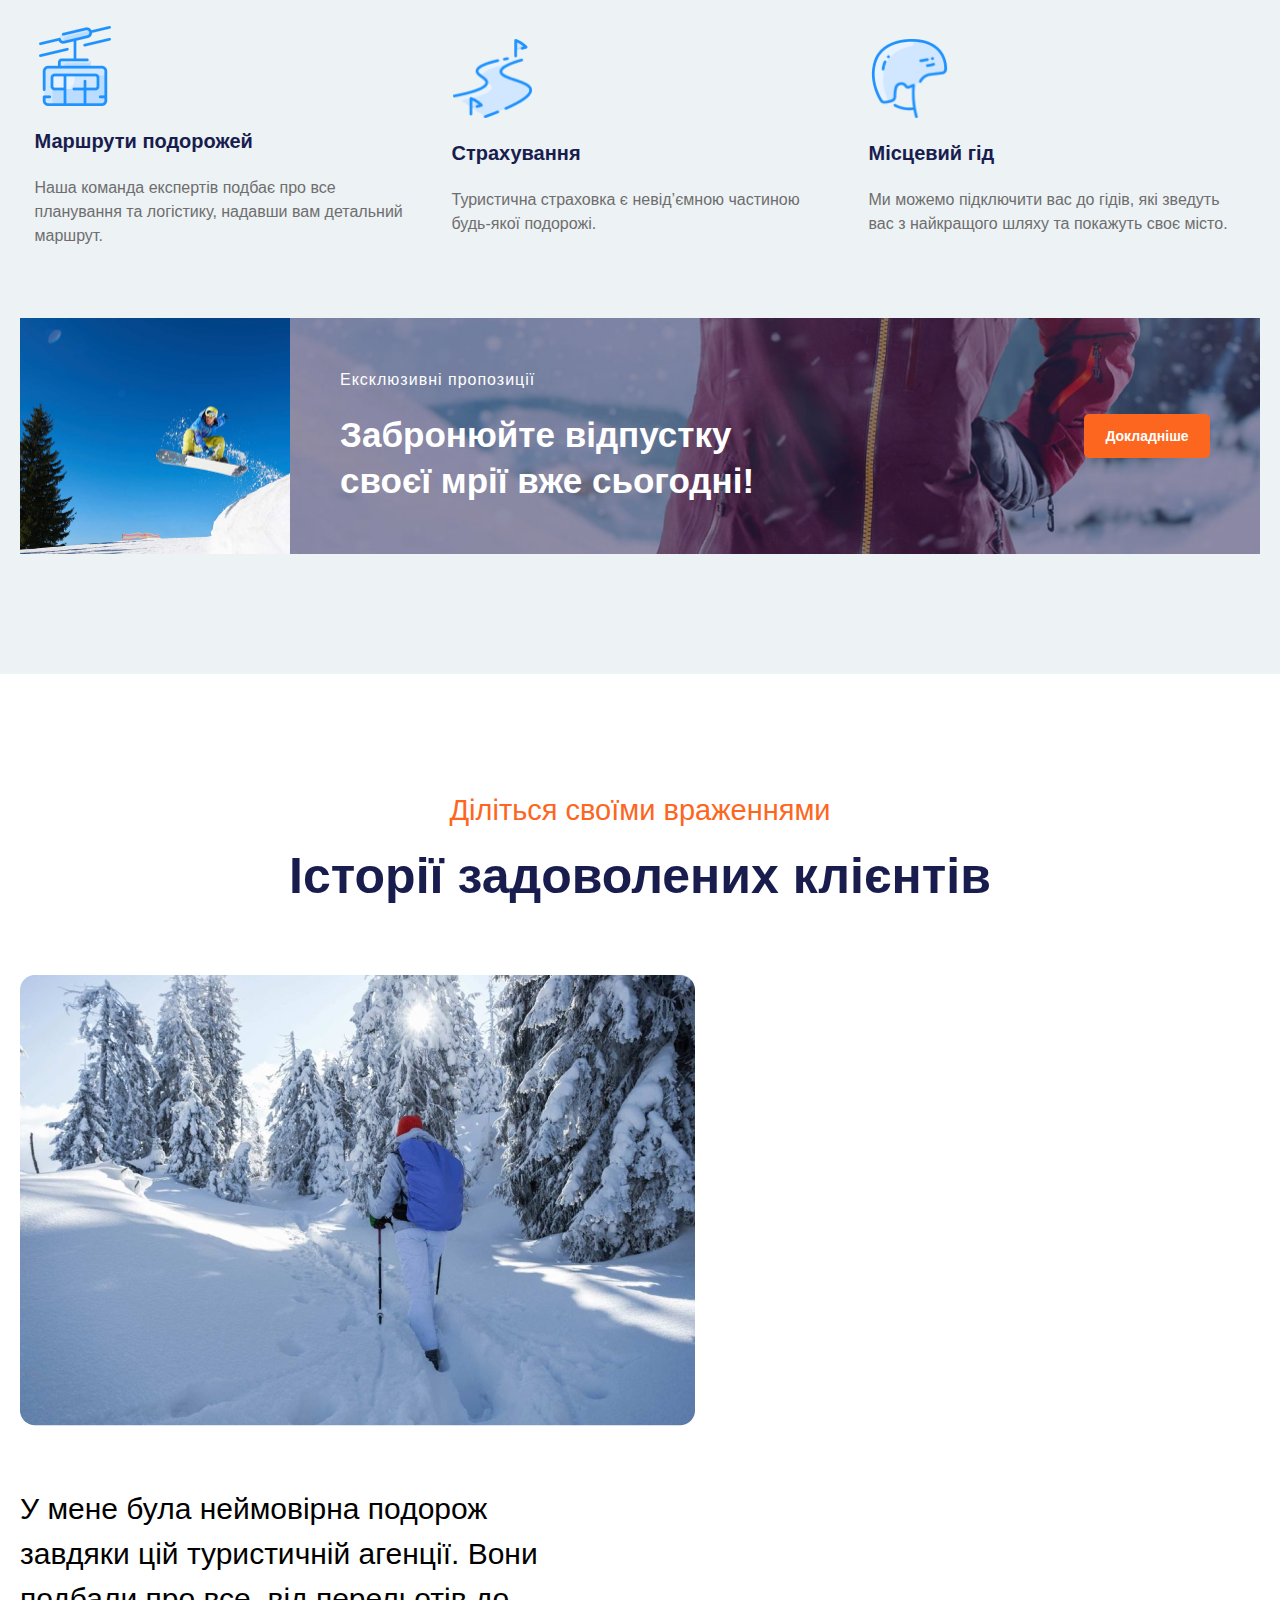
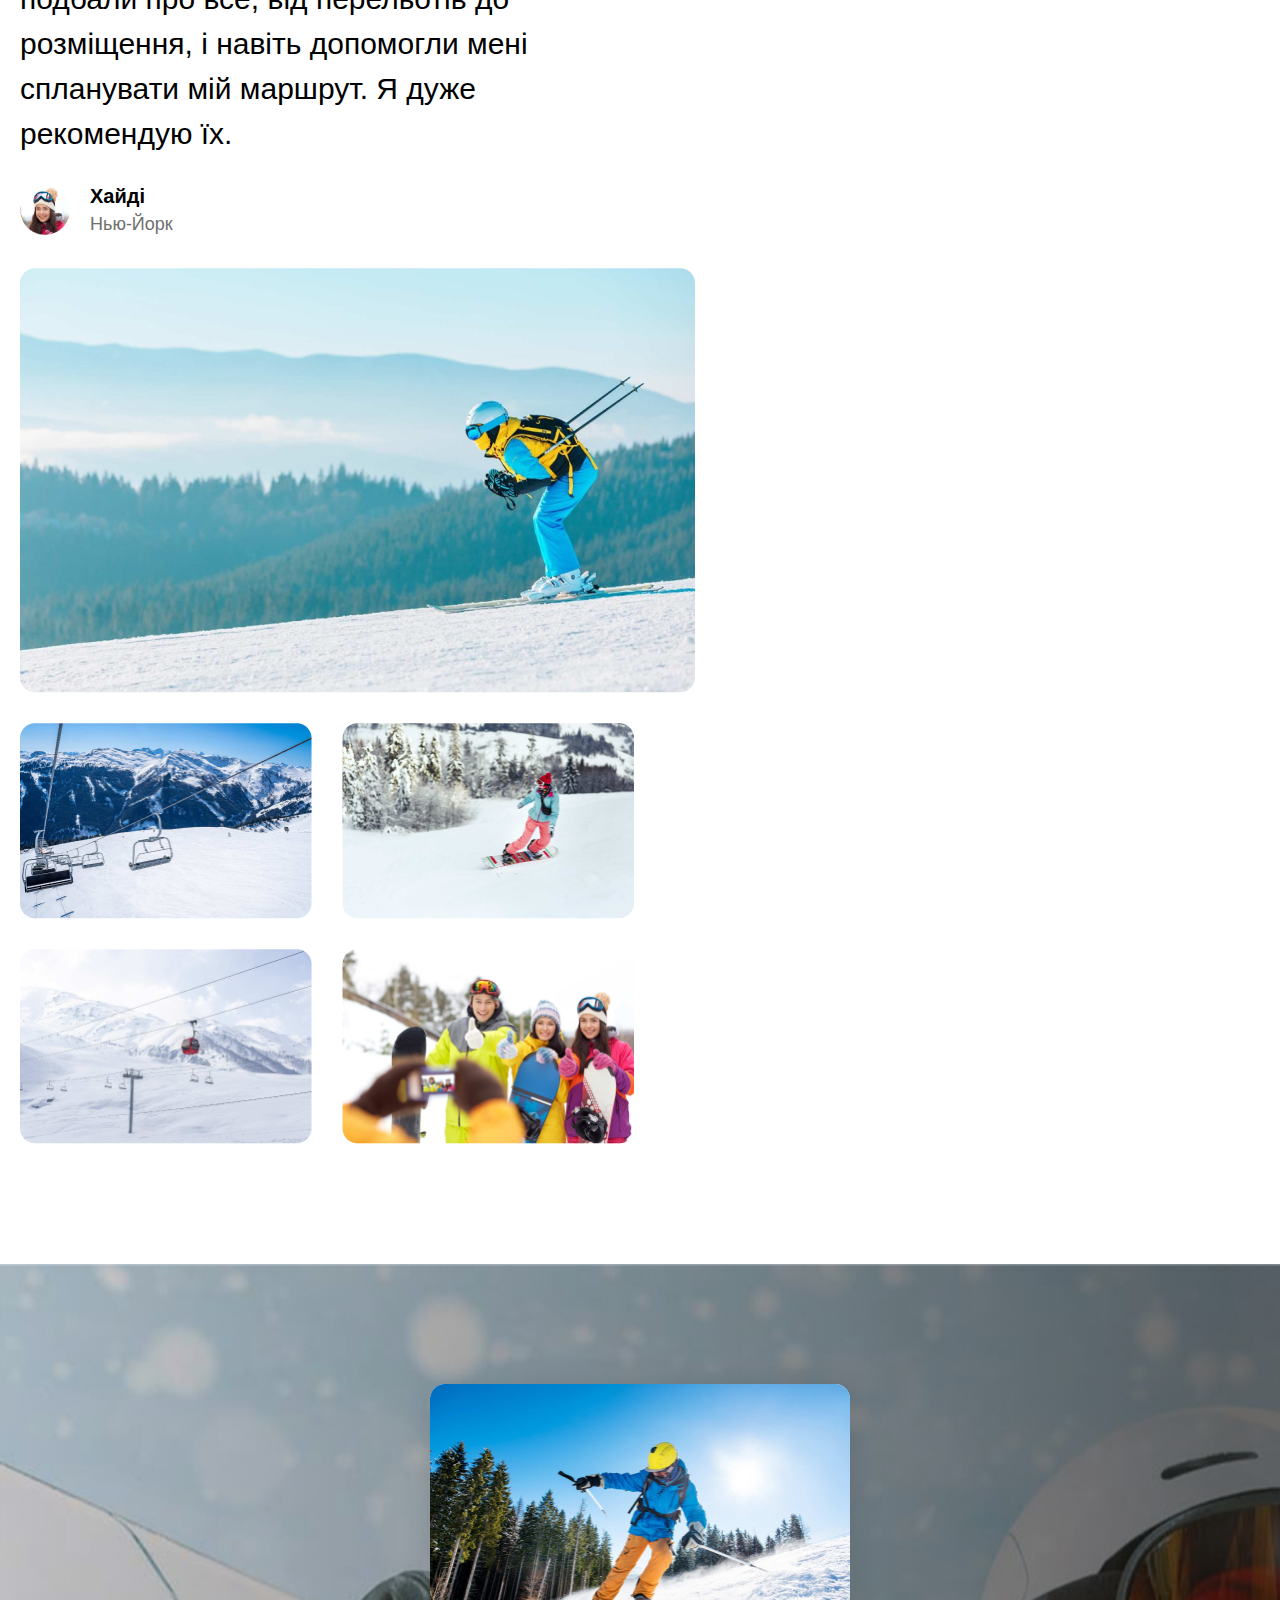
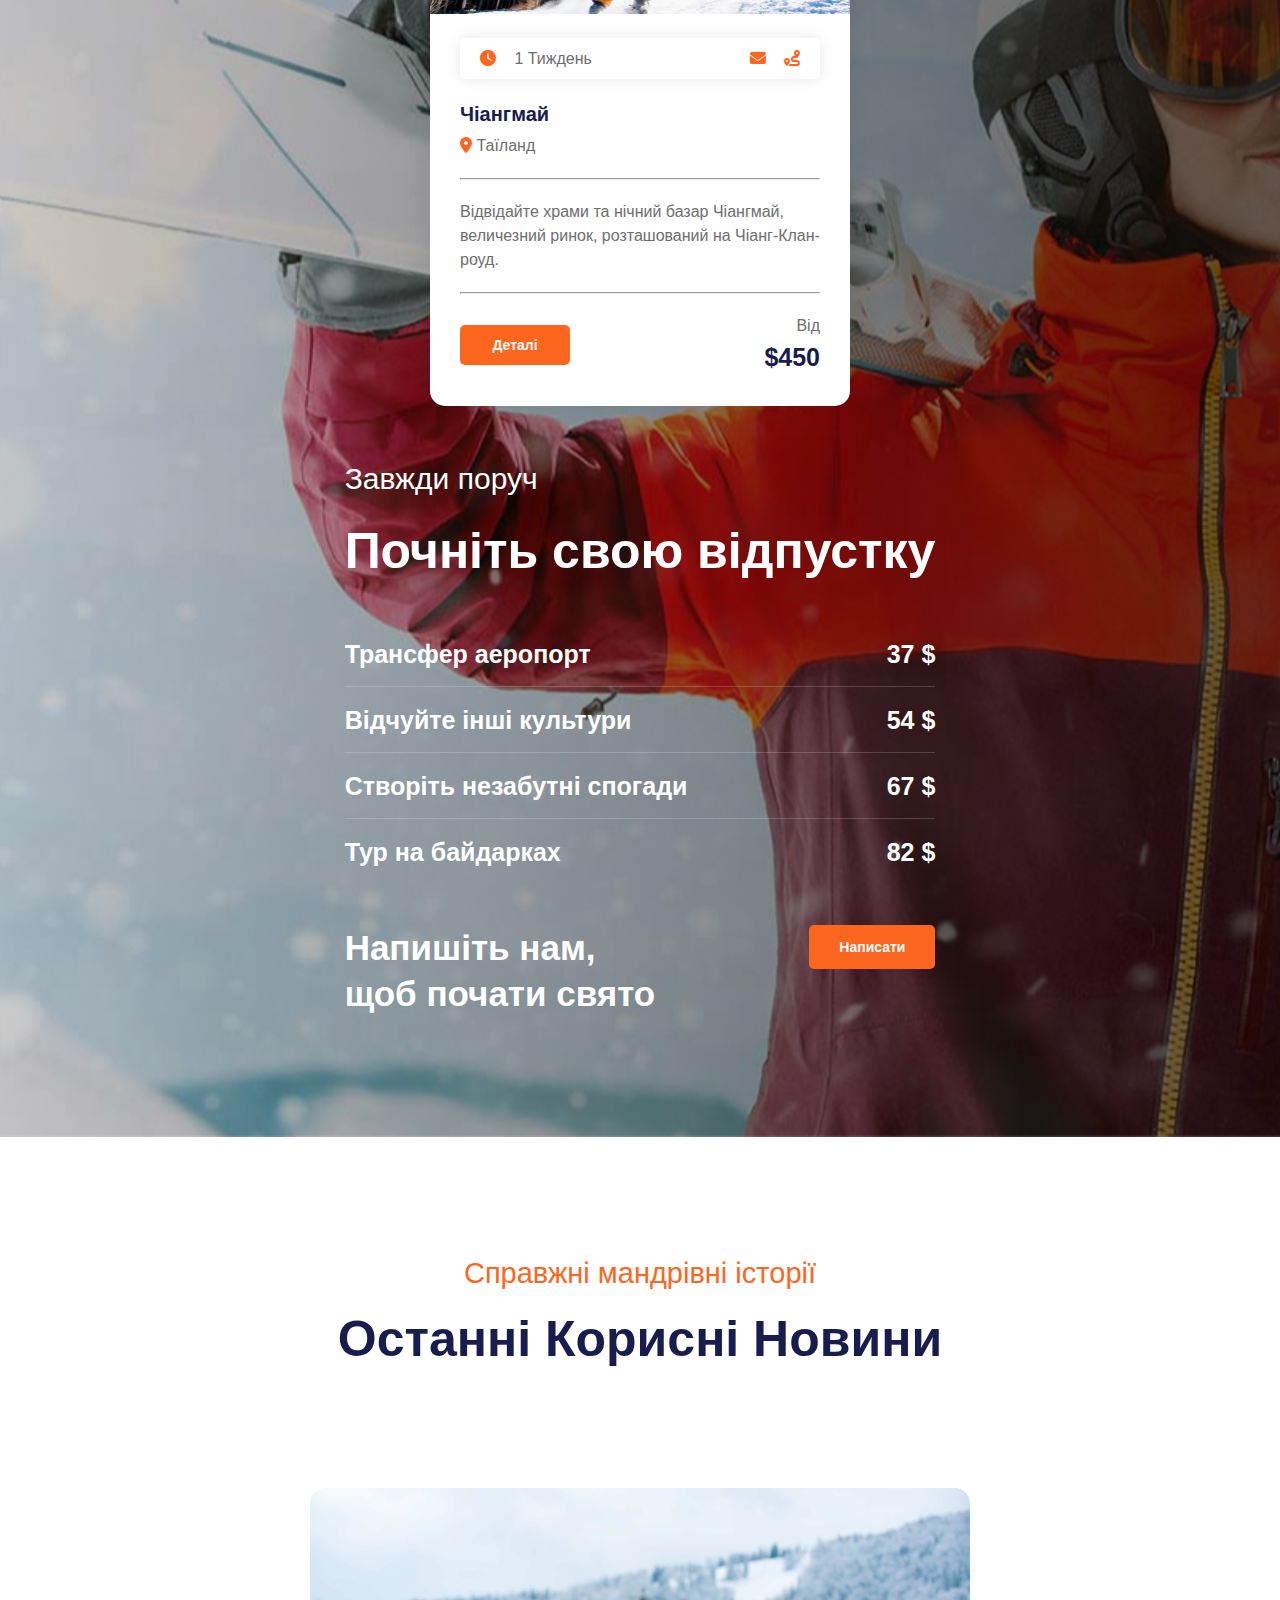
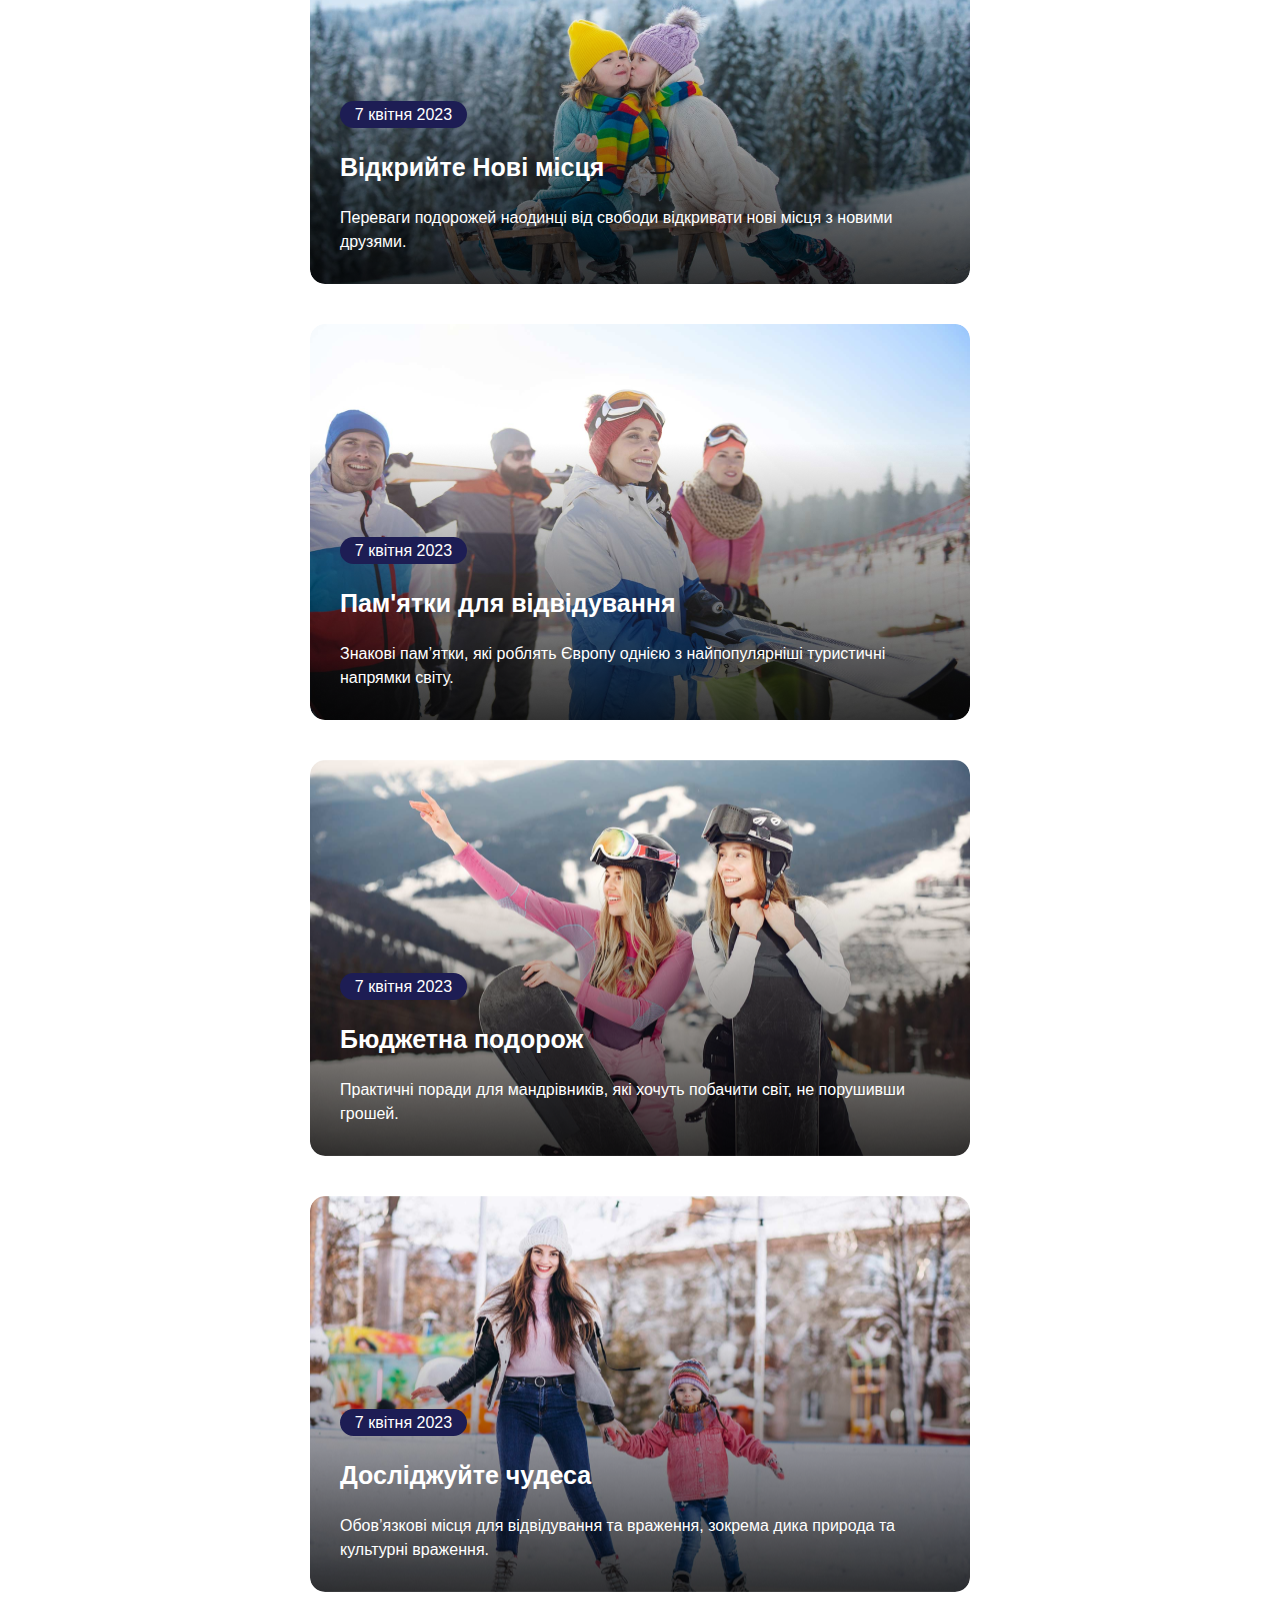
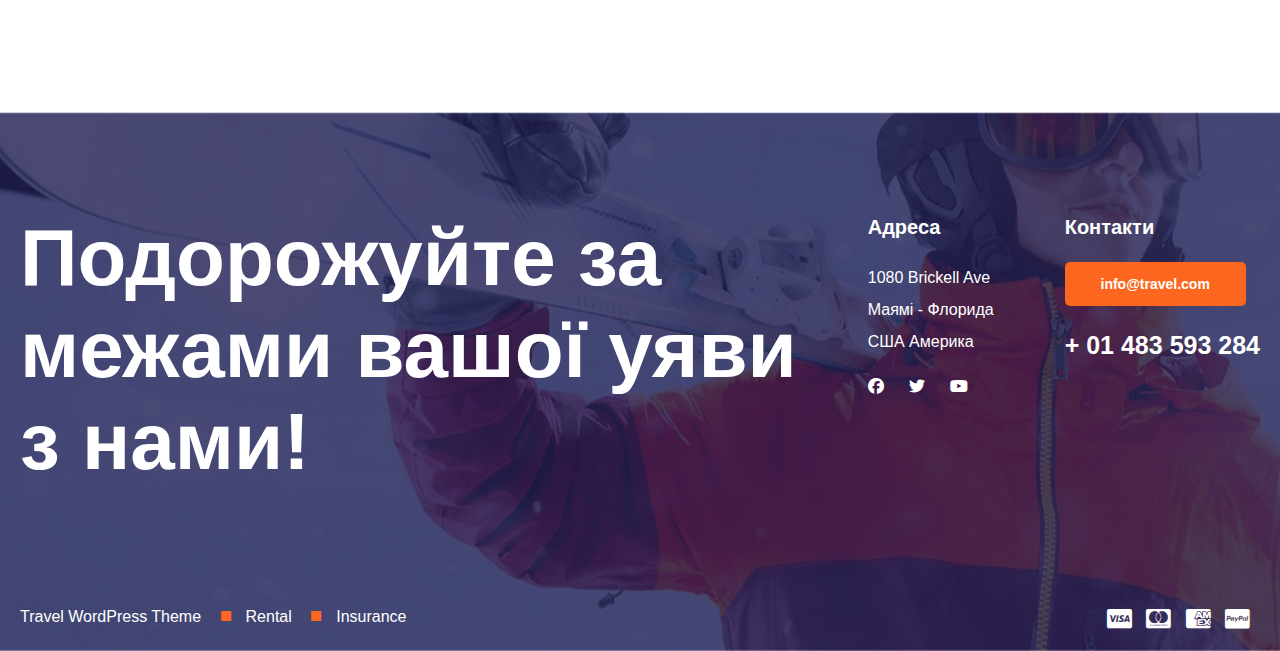
<file: about/index.html>
<!doctype html>
<html lang="uk">
<head>
    <meta charset="UTF-8">
    <meta name="viewport" content="width=device-width, initial-scale=1.0">
    <meta http-equiv="X-UA-Compatible" content="ie=edge">
    <title>Love Travel</title>
    <link rel="stylesheet" href="../css/style.css">
    <link rel="icon" type="image/png" href="../img/favicon.png" sizes="16x16">
    <link rel="shortcut icon" href="../img/favicon.png" type="image/x-icon">
    <meta name="description" content="Сайт організації зимового відпочинку">
    <link rel="stylesheet" href="https://cdnjs.cloudflare.com/ajax/libs/font-awesome/6.5.0/css/all.min.css">
    <link rel="stylesheet" href="https://cdn.jsdelivr.net/npm/swiper@10/swiper-bundle.min.css">
    <script src="https://cdn.jsdelivr.net/npm/swiper@10/swiper-bundle.min.js"></script>
</head>
<body>
<div id="modal" class="modal">
    <div class="modal-content">
        <span class="close-btn"><i class="fa-solid fa-xmark"></i></span>
        <h2>Контакти</h2>
        <p>Зв'яжіться з намиза телефоном <br><strong>+01 483 593 284</strong><br> або напишіть на</p>
        <a href="mailto:info@travel.com" class="contact-link">info@travel.com</a>
    </div>
</div>
<header>
    <div class="logo-phone"><img src="../img/logo-white.png" alt="img"></div>
    <div class="menu-icon" id="menuIcon" onclick="toggleMenu()">
        <span></span>
        <span></span>
        <span></span>
    </div>
    <nav id="menu">
        <a href="#" class="logo-pc"><img src="../img/logo-white.png" alt="img"></a>
        <ul>
            <li><a href="../index.html">Головна</a></li>
            <li><a href="#" class="orange">Про нас</a></li>
            <li><a href="../price/index.html">Ціни</a></li>
            <li><a href="../destinations/index.html">Напрямки</a></li>
            <li><a href="#" id="contact-link">Контакти</a></li>
        </ul>
        <div class="social-icons">
            <a href="#"><i class="fa-brands fa-facebook" style="color: #ffffff;"></i></a>
            <a href="#"><i class="fa-brands fa-twitter" style="color: #ffffff;"></i></a>
            <a href="#"><i class="fa-brands fa-youtube" style="color: #ffffff;"></i></a>
        </div>
    </nav>
</header>
<section class="main-section-page" style="background: url('../img/background-main3.png') no-repeat center center/cover;">
    <h1>Про нас</h1>
</section>
<section class="section-plan-trip">
    <div class="plan-trip-block">
        <div class="plan-trip-text">
            <h2 class="section-title">Досліджуйте світ разом з нами</h2>
            <h3 class="section-subtitle">Ідеальний відпочинок<br>з туристичною<br> агенцією</h3>
            <p class="section-text">Ми команда досвідчених експертів з подорожей,
                які спеціалізуються на плануванні та організації незабутніх подорожей
                для наших клієнтів із широким спектром туристичних послуг.</p>
            <p class="section-text">Місцеві путівники</p>
            <div class="loader-text"></div>
            <a href="#" class="button-more">Докладніше</a>
        </div>
        <img src="../img/snow-men4.png" alt="img" class="back-img">
    </div>
    <div class="image-block">
        <img src="../img/section-img.png" alt="img">
    </div>
</section>
<section class="section-trip-plan">
    <div class="trip-plan-top">
        <div>
            <h2 class="section-title">Сплануємо наступну пригоду</h2>
            <h3 class="section-subtitle">Ідеальна відпустка<br>реальність</h3>
        </div>
        <p class="section-text">Різні напрямки по всьому світу.
            Завдяки нашим знанням у туристичній індустрії ми гарантуємо,
            що всі аспекти вашої подорожі будуть адаптовані до ваших уподобань
            і бюджету та зроблять її незабутньою подією.</p>
    </div>
    <div class="trip-plan-cards">
        <div class="trip-plan-card">
            <img src="../img/icon-01.png" alt="img">
            <h4>Авіаквитки</h4>
            <p>Наша туристична агенція спеціалізується на
                наданні найкращих пропозицій на авіаквитки.</p>
        </div>
        <div class="trip-plan-card">
            <img src="../img/icon-02.png" alt="img">
            <h4>Океанські круїзи</h4>
            <p>Розкішний спосіб подорожі, а пасажири
                можуть насолоджуватися видами на море.</p>
        </div>
        <div class="trip-plan-card">
            <img src="../img/icon-03.png" alt="img">
            <h4>Транспортні засоби</h4>
            <p>Ми пропонуємо різні види транспорту,
                щоб безпечно дістатися до місця призначення.</p>
        </div>
        <div class="trip-plan-card">
            <img src="../img/icon-04.png" alt="img">
            <h4>Маршрути подорожей</h4>
            <p>Наша команда експертів подбає про все планування
                та логістику, надавши вам детальний маршрут.</p>
        </div>
        <div class="trip-plan-card">
            <img src="../img/icon-05.png" alt="img">
            <h4>Страхування </h4>
            <p>Туристична страховка є невід’ємною
                частиною будь-якої подорожі.</p>
        </div>
        <div class="trip-plan-card">
            <img src="../img/icon-06.png" alt="img">
            <h4>Місцевий гід</h4>
            <p>Ми можемо підключити вас до гідів, які зведуть
                вас з найкращого шляху та покажуть своє місто.</p>
        </div>
    </div>
    <div class="trip-plan-bottom">
        <img src="../img/snow-men-block.png" alt="img">
        <div class="trip-plan-block">
            <div>
                <h4>Ексклюзивні пропозиції</h4>
                <p>Забронюйте відпустку<br>своєї мрії вже сьогодні!</p>
            </div>
            <a href="#" class="button-more">Докладніше</a>
        </div>
    </div>
</section>
<section class="section-history">
    <div class="search-block">
        <h2 class="section-title">Діліться своїми враженнями</h2>
        <h3 class="section-subtitle">Історії задоволених клієнтів</h3>
    </div>
    <div class="history-block">
        <img src="../img/history-img.png" alt="img">
        <div>
            <p class="h-block-text">У мене була неймовірна подорож завдяки цій туристичній агенції.
                Вони подбали про все, від перельотів до розміщення, і навіть
                допомогли мені спланувати мій маршрут. Я дуже рекомендую їх.</p>
            <div class="h-block-client">
                <img src="../img/avatar-01.png" alt="img">
                <div>
                    <h4>Хайді</h4>
                    <p>Нью-Йорк</p>
                </div>
            </div>
        </div>
    </div>
    <div class="history-block-bottom">
        <img src="../img/history-img2.png" alt="img">
        <div class="history-blocks">
            <img src="../img/history-img3.png" alt="img">
            <img src="../img/history-img4.png" alt="img">
            <img src="../img/history-img5.png" alt="img">
            <img src="../img/history-img6.png" alt="img">
        </div>
    </div>
</section>
<section class="adventure-section" style="background-image: url('../img/background-section3.png');">
    <div class="trip-cards-container">
        <div class="trip-card">
            <img src="../img/card-trip1.png" alt="Чіангмай">
            <div class="trip-info">
                <div class="stick-block">
                    <p><i class="fa-solid fa-clock" style="color: #FD661E;"></i> 1 Тиждень</p>
                    <div>
                        <i class="fa-solid fa-envelope" style="color: #FD661E;"></i>
                        <i class="fa-solid fa-route" style="color: #FD661E;"></i>
                    </div>
                </div>
                <div class="trip-header">
                    <h3>Чіангмай</h3>
                    <p><i class="fa-solid fa-location-dot" style="color: #FD661E;"></i> Таїланд</p>
                </div>
                <hr>
                <p>Відвідайте храми та нічний базар Чіангмай, величезний ринок, розташований на Чіанг-Клан-роуд.</p>
                <hr>
                <div class="trip-footer">
                    <a href="#" class="details-button">Деталі</a>
                    <div class="price">
                        <p>Від</p>
                        $450
                    </div>
                </div>
            </div>
        </div>
    </div>
    <div class="adventure-content">
        <h2>Завжди поруч</h2>
        <h3>Почніть свою відпустку</h3>
        <ul class="adventure-list price-list">
            <li>Трансфер аеропорт <span>37 $</span></li>
            <li>Відчуйте інші культури <span>54 $</span></li>
            <li>Створіть незабутні спогади <span>67 $</span></li>
            <li>Тур на байдарках <span>82 $</span></li>
        </ul>
        <div class="adventure-block-bottom">
            <p>Напишіть нам,<br>щоб почати свято</p>
            <a href="#" class="button-more">Написати</a>
        </div>
    </div>
</section>
<section class="section-news">
    <div class="search-block">
        <h2 class="section-title">Справжні мандрівні історії</h2>
        <h3 class="section-subtitle">Останні Корисні Новини</h3>
    </div>
    <div class="destination-section">
        <div class="blog-card-about" style="background-image: url(../img/card-json4.png);">
            <div class="blog-content">
                <p class="date-block">7 квітня 2023</p>
                <h2>Відкрийте Нові місця </h2>
                <p>Переваги подорожей наодинці від свободи
                    відкривати нові місця з новими друзями.</p>
            </div>
        </div>
        <div class="blog-card-about" style="background-image: url(../img/card-json5.png);">
            <div class="blog-content">
                <p class="date-block">7 квітня 2023</p>
                <h2>Пам'ятки для відвідування</h2>
                <p>Знакові пам’ятки, які роблять Європу однією з
                    найпопулярніші туристичні напрямки світу.</p>
            </div>
        </div>
        <div class="blog-card-about" style="background-image: url(../img/card-json6.png);">
            <div class="blog-content">
                <p class="date-block">7 квітня 2023</p>
                <h2>Бюджетна подорож</h2>
                <p>Практичні поради для мандрівників,
                    які хочуть побачити світ, не порушивши грошей.</p>
            </div>
        </div>
        <div class="blog-card-about" style="background-image: url(../img/card-json7.png);">
            <div class="blog-content">
                <p class="date-block">7 квітня 2023</p>
                <h2>Досліджуйте чудеса</h2>
                <p>Обов’язкові місця для відвідування та враження,
                    зокрема дика природа та культурні враження.</p>
            </div>
        </div>
    </div>
</section>
<footer>
    <div class="footer-top">
        <p>Подорожуйте за <br>межами вашої уяви<br> з нами!</p>
        <div class="footer-section">
            <h3>Адреса</h3>
            <address>
                1080 Brickell Ave<br>
                Маямі - Флорида<br>
                США Америка
            </address>
            <div class="social-icons">
                <a href="#"><i class="fa-brands fa-facebook" style="color: #ffffff;"></i></a>
                <a href="#"><i class="fa-brands fa-twitter" style="color: #ffffff;"></i></a>
                <a href="#"><i class="fa-brands fa-youtube" style="color: #ffffff;"></i></a>
            </div>
        </div>
        <div class="footer-section">
            <h3>Контакти</h3>
            <a href="mailto:info@travel.com" class="contact-link">info@travel.com</a>
            <p>+ 01 483 593 284</p>
        </div>
    </div>
    <div class="footer-bottom">
        <div class="footer-links">
            <p>Travel WordPress Theme <i class="fa-solid fa-square-full fa-2xs" style="color: #FD661E;"></i></p>
            <p>Rental <i class="fa-solid fa-square-full fa-2xs" style="color: #FD661E;"></i></p>
            <p>Insurance</p>
        </div>
        <div class="payment-icons">
            <i class="fa-brands fa-cc-visa"></i>
            <i class="fa-brands fa-cc-mastercard"></i>
            <i class="fa-brands fa-cc-amex"></i>
            <i class="fa-brands fa-cc-paypal"></i>
        </div>
    </div>
</footer>

<script src="../script/script.js"></script>
</body>
</html>
</file>
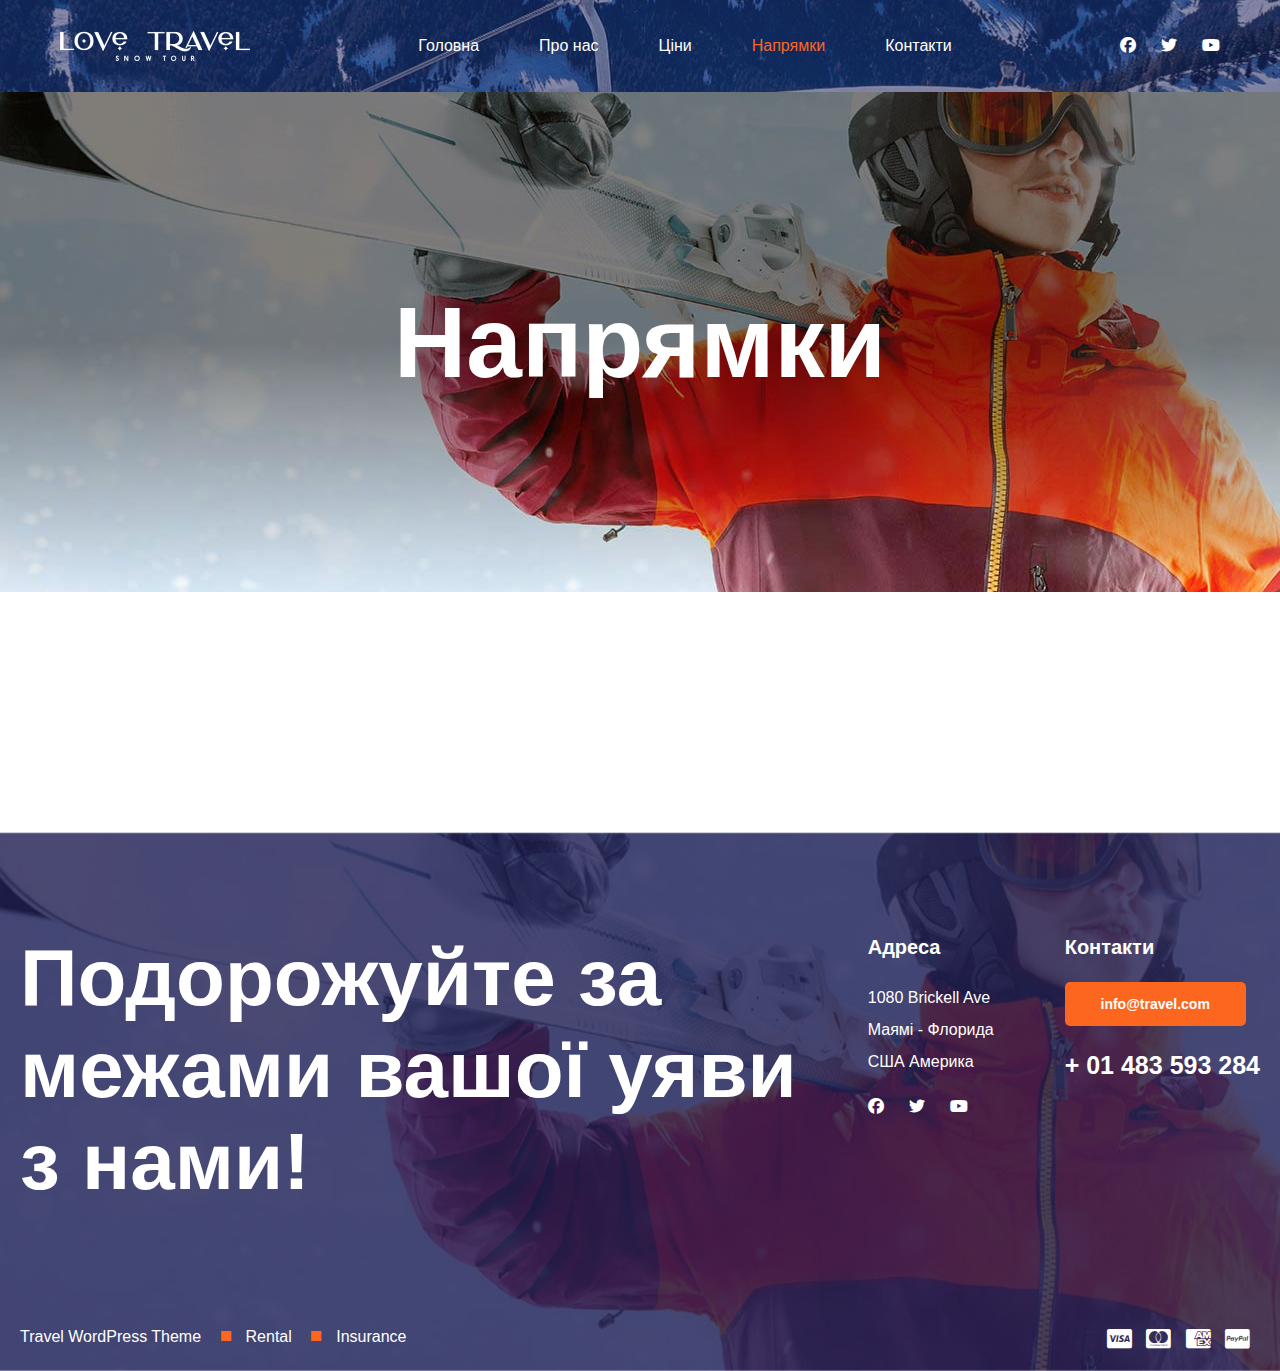
<file: destinations/index.html>
<!doctype html>
<html lang="uk">
<head>
    <meta charset="UTF-8">
    <meta name="viewport" content="width=device-width, initial-scale=1.0">
    <meta http-equiv="X-UA-Compatible" content="ie=edge">
    <title>Love Travel</title>
    <link rel="stylesheet" href="../css/style.css">
    <link rel="icon" type="image/png" href="../img/favicon.png" sizes="16x16">
    <link rel="shortcut icon" href="../img/favicon.png" type="image/x-icon">
    <meta name="description" content="Сайт організації зимового відпочинку">
    <link rel="stylesheet" href="https://cdnjs.cloudflare.com/ajax/libs/font-awesome/6.5.0/css/all.min.css">
    <link rel="stylesheet" href="https://cdn.jsdelivr.net/npm/swiper@10/swiper-bundle.min.css">
    <script src="https://cdn.jsdelivr.net/npm/swiper@10/swiper-bundle.min.js"></script>
</head>
<body>
    <div id="modal" class="modal">
        <div class="modal-content">
            <span class="close-btn"><i class="fa-solid fa-xmark"></i></span>
            <h2>Контакти</h2>
            <p>Зв'яжіться з намиза телефоном <br><strong>+01 483 593 284</strong><br> або напишіть на</p>
            <a href="mailto:info@travel.com" class="contact-link">info@travel.com</a>
        </div>
    </div>
    <header>
        <div class="logo-phone"><img src="../img/logo-white.png" alt="img"></div>
        <div class="menu-icon" id="menuIcon" onclick="toggleMenu()">
            <span></span>
            <span></span>
            <span></span>
        </div>
        <nav id="menu">
            <a href="#" class="logo-pc"><img src="../img/logo-white.png" alt="img"></a>
            <ul>
                <li><a href="../index.html">Головна</a></li>
                <li><a href="../about/index.html">Про нас</a></li>
                <li><a href="../price/index.html">Ціни</a></li>
                <li><a href="#" class="orange">Напрямки</a></li>
                <li><a href="#" id="contact-link">Контакти</a></li>
            </ul>
            <div class="social-icons">
                <a href="#"><i class="fa-brands fa-facebook" style="color: #ffffff;"></i></a>
                <a href="#"><i class="fa-brands fa-twitter" style="color: #ffffff;"></i></a>
                <a href="#"><i class="fa-brands fa-youtube" style="color: #ffffff;"></i></a>
            </div>
        </nav>
    </header>
    <section class="main-section-page" style="background: url('../img/background-main2.png') no-repeat center center/cover;">
        <h1>Напрямки</h1>
    </section>
    <div id="destinationSection" class="destination-section">
    </div>
    <footer>
        <div class="footer-top">
            <p>Подорожуйте за <br>межами вашої уяви<br> з нами!</p>
            <div class="footer-section">
                <h3>Адреса</h3>
                <address>
                    1080 Brickell Ave<br>
                    Маямі - Флорида<br>
                    США Америка
                </address>
                <div class="social-icons">
                    <a href="#"><i class="fa-brands fa-facebook" style="color: #ffffff;"></i></a>
                    <a href="#"><i class="fa-brands fa-twitter" style="color: #ffffff;"></i></a>
                    <a href="#"><i class="fa-brands fa-youtube" style="color: #ffffff;"></i></a>
                </div>
            </div>
            <div class="footer-section">
                <h3>Контакти</h3>
                <a href="mailto:info@travel.com" class="contact-link">info@travel.com</a>
                <p>+ 01 483 593 284</p>
            </div>
        </div>
        <div class="footer-bottom">
            <div class="footer-links">
                <p>Travel WordPress Theme <i class="fa-solid fa-square-full fa-2xs" style="color: #FD661E;"></i></p>
                <p>Rental <i class="fa-solid fa-square-full fa-2xs" style="color: #FD661E;"></i></p>
                <p>Insurance</p>
            </div>
            <div class="payment-icons">
                <i class="fa-brands fa-cc-visa"></i>
                <i class="fa-brands fa-cc-mastercard"></i>
                <i class="fa-brands fa-cc-amex"></i>
                <i class="fa-brands fa-cc-paypal"></i>
            </div>
        </div>
    </footer>
    <script src="../script/script.js"></script>
</body>
</html>
</file>
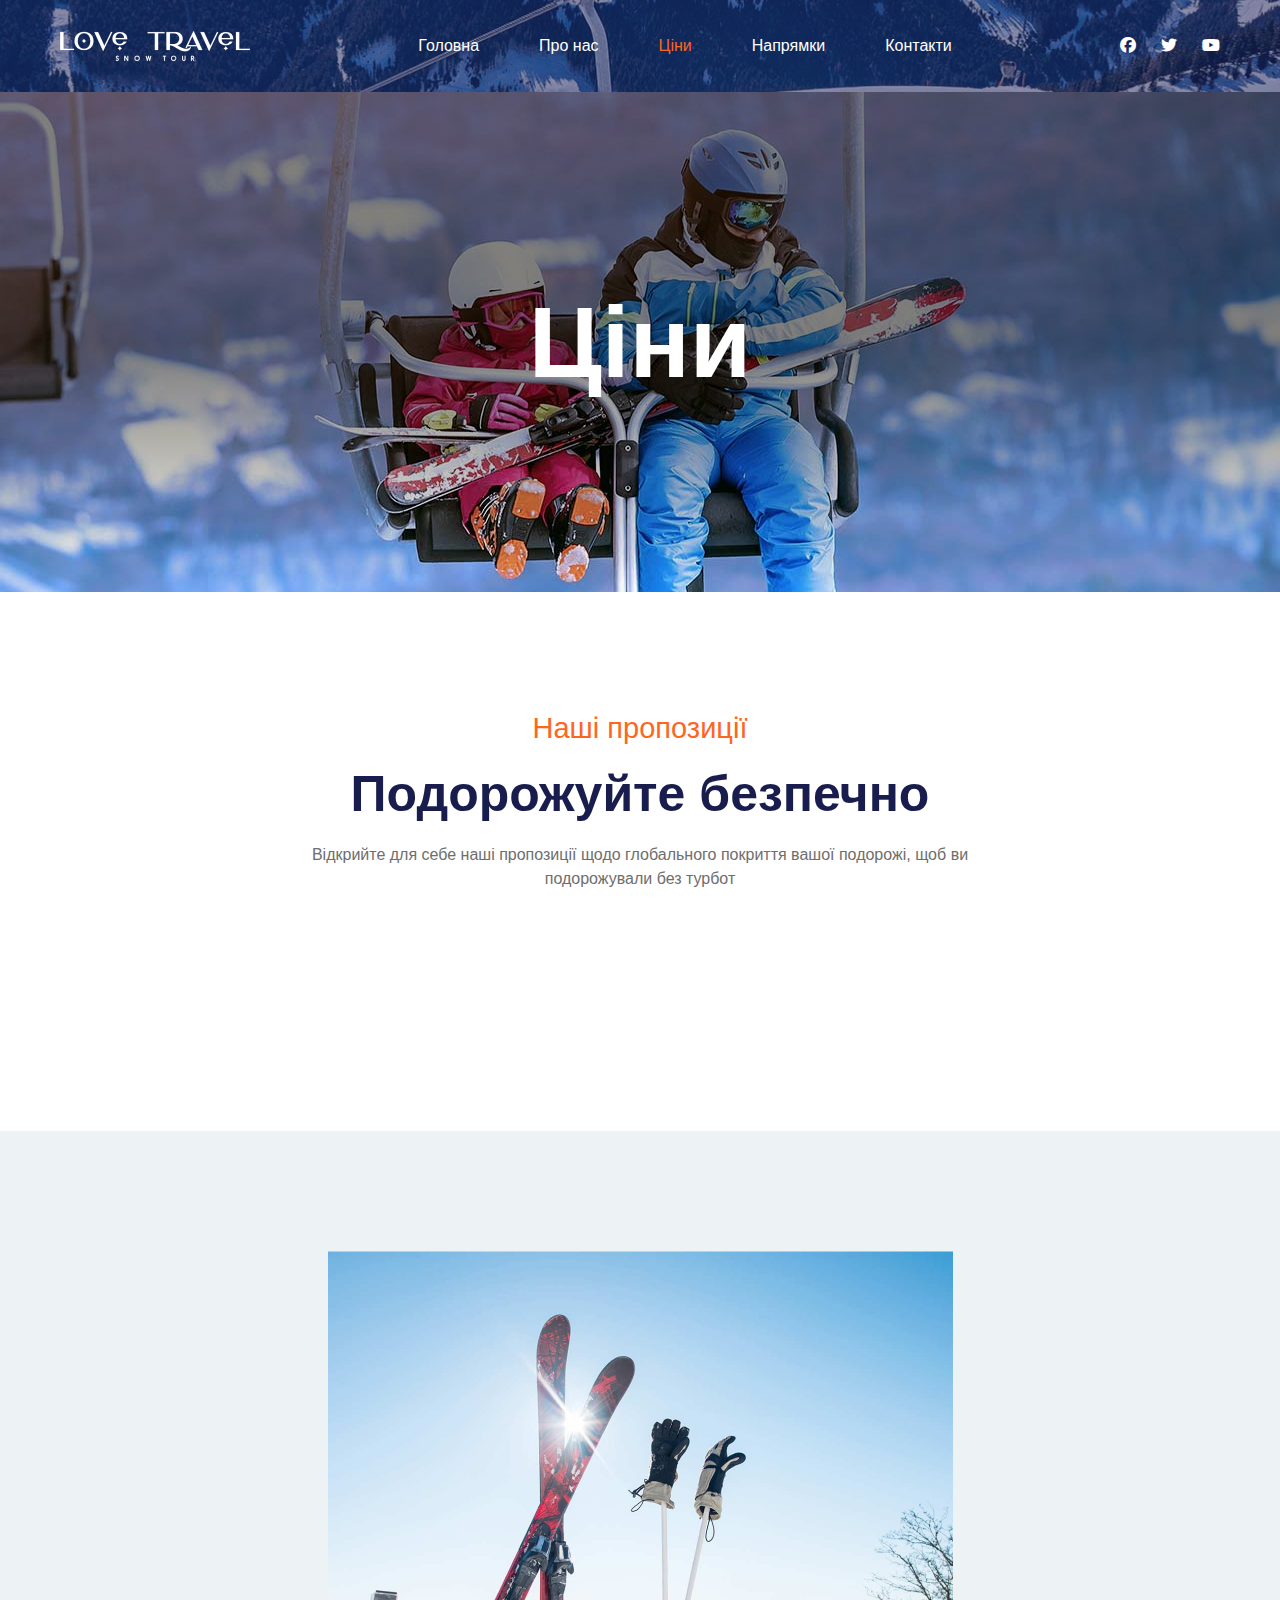
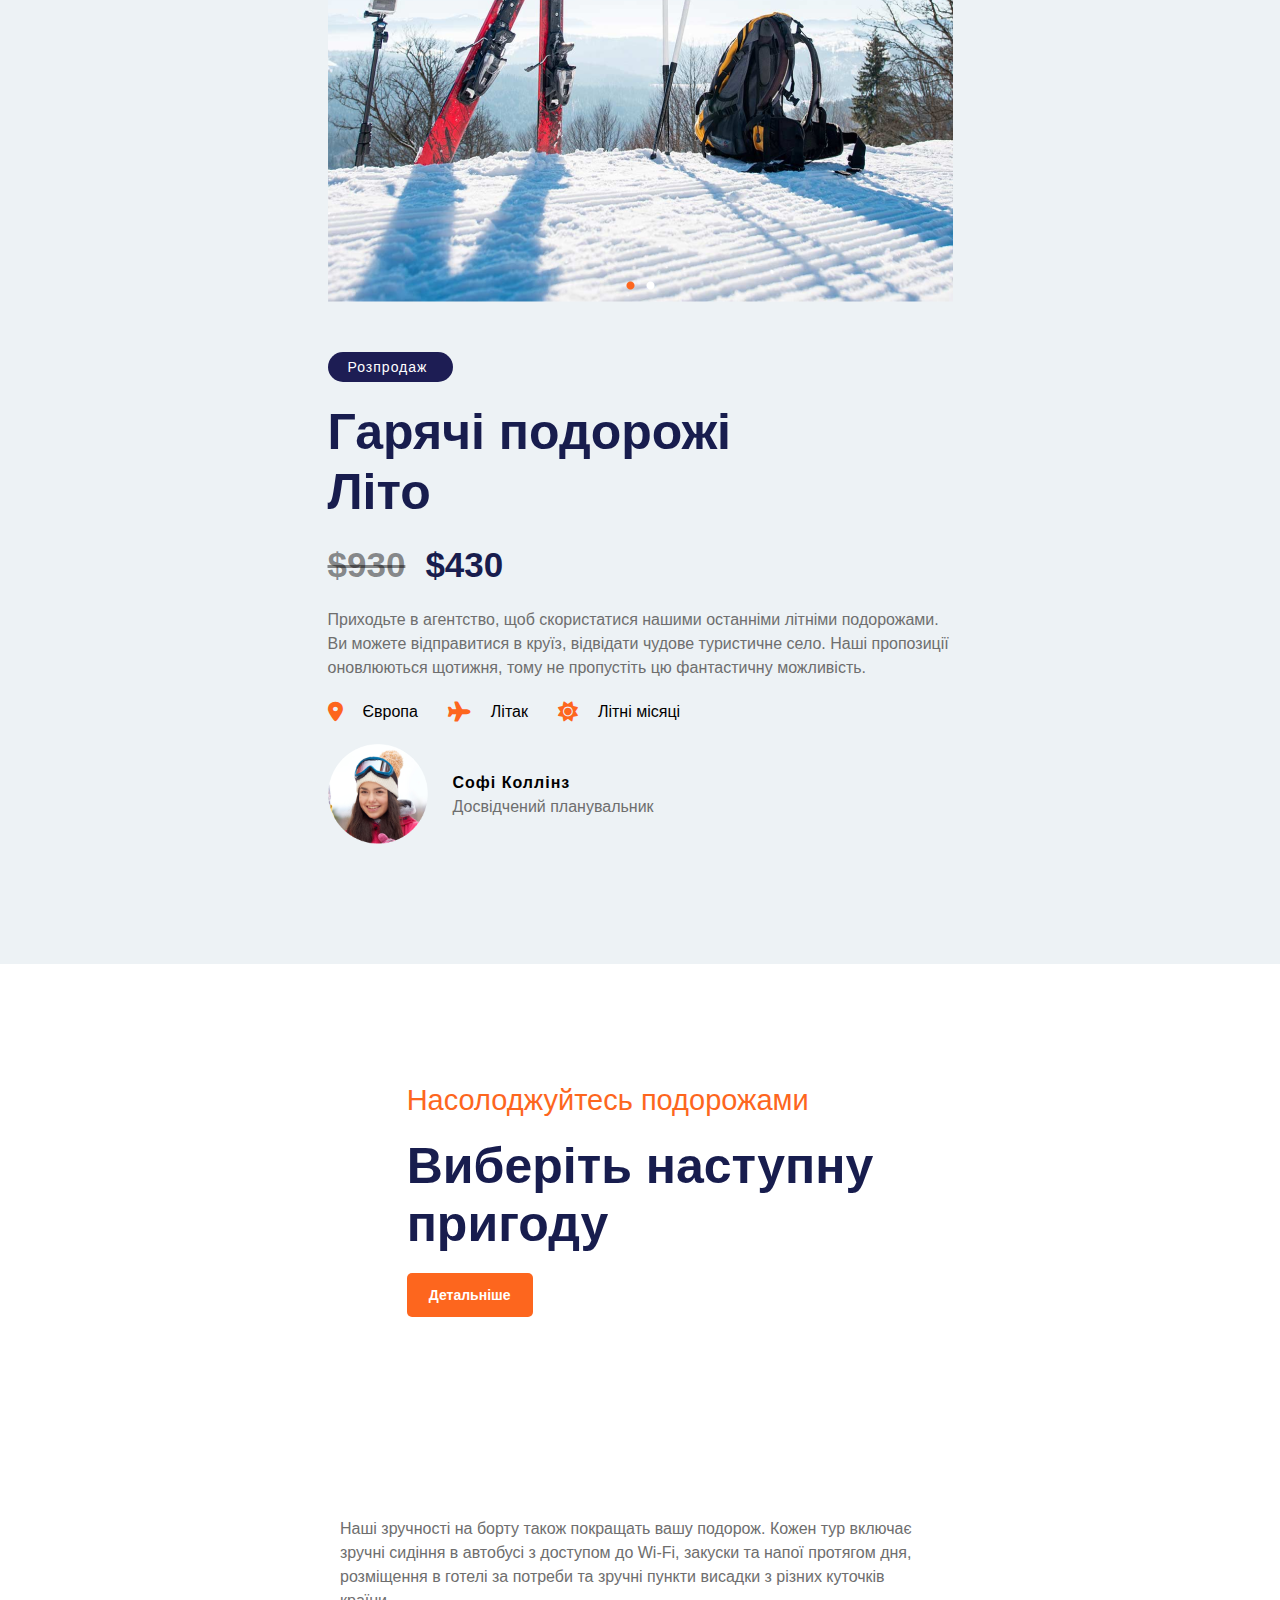
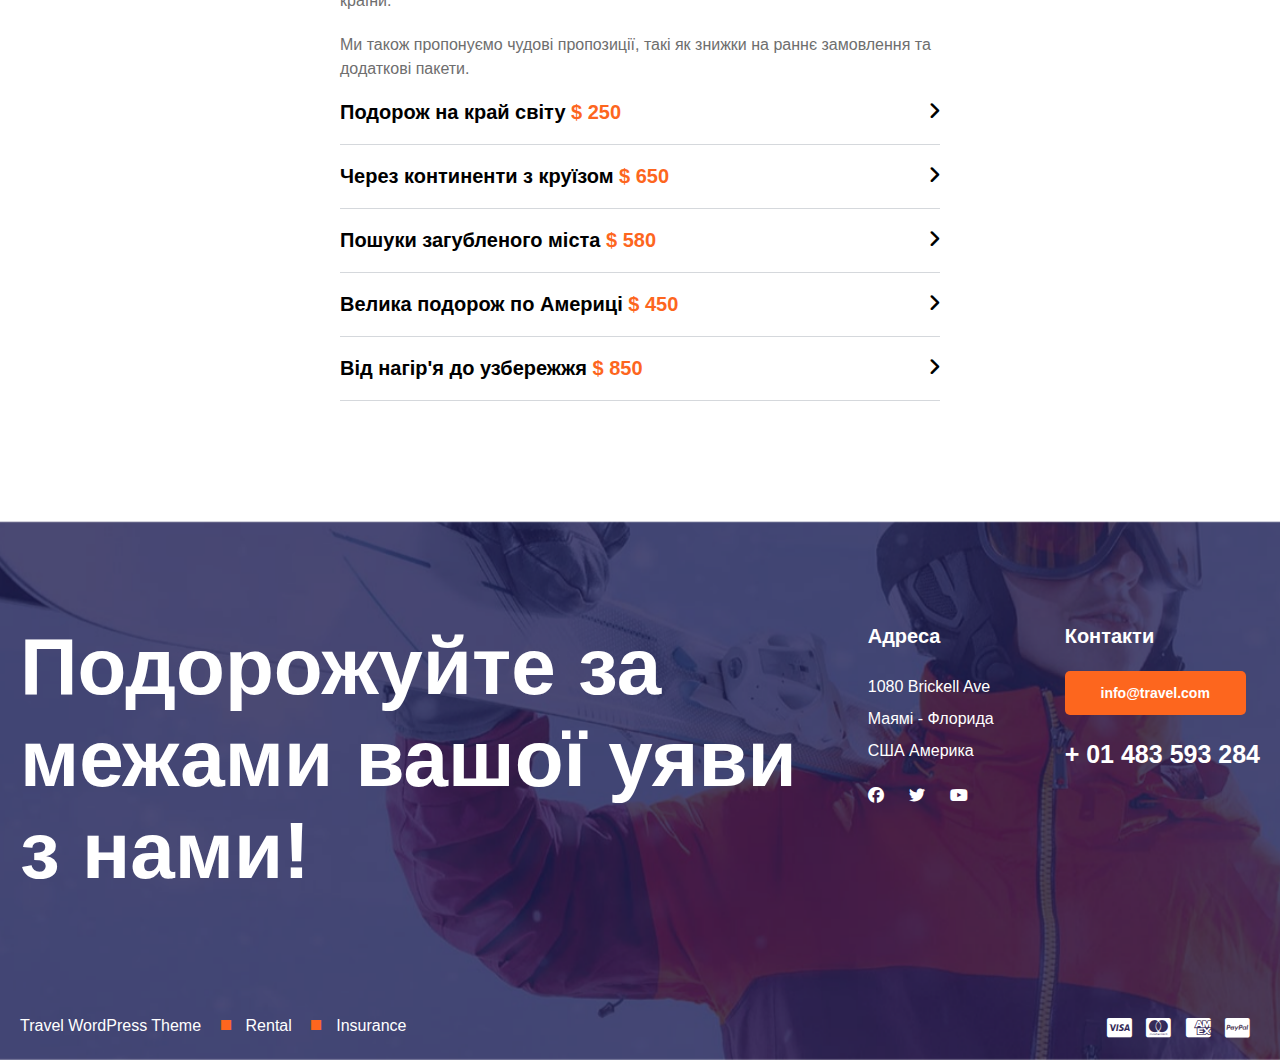
<file: price/index.html>
<!doctype html>
<html lang="uk">
<head>
    <meta charset="UTF-8">
    <meta name="viewport" content="width=device-width, initial-scale=1.0">
    <meta http-equiv="X-UA-Compatible" content="ie=edge">
    <title>Love Travel</title>
    <link rel="stylesheet" href="../css/style.css">
    <link rel="icon" type="image/png" href="../img/favicon.png" sizes="16x16">
    <link rel="shortcut icon" href="../img/favicon.png" type="image/x-icon">
    <meta name="description" content="Сайт організації зимового відпочинку">
    <link rel="stylesheet" href="https://cdnjs.cloudflare.com/ajax/libs/font-awesome/6.5.0/css/all.min.css">
    <link rel="stylesheet" href="https://cdn.jsdelivr.net/npm/swiper@10/swiper-bundle.min.css">
    <script src="https://cdn.jsdelivr.net/npm/swiper@10/swiper-bundle.min.js"></script>
</head>
<body>
    <div id="modal" class="modal">
        <div class="modal-content">
            <span class="close-btn"><i class="fa-solid fa-xmark"></i></span>
            <h2>Контакти</h2>
            <p>Зв'яжіться з намиза телефоном <br><strong>+01 483 593 284</strong><br> або напишіть на</p>
            <a href="mailto:info@travel.com" class="contact-link">info@travel.com</a>
        </div>
    </div>
    <header>
        <div class="logo-phone"><img src="../img/logo-white.png" alt="img"></div>
        <div class="menu-icon" id="menuIcon" onclick="toggleMenu()">
            <span></span>
            <span></span>
            <span></span>
        </div>
        <nav id="menu">
            <a href="#" class="logo-pc"><img src="../img/logo-white.png" alt="img"></a>
            <ul>
                <li><a href="../index.html">Головна</a></li>
                <li><a href="../about/index.html">Про нас</a></li>
                <li><a href="#" class="orange">Ціни</a></li>
                <li><a href="../destinations/index.html">Напрямки</a></li>
                <li><a href="#" id="contact-link">Контакти</a></li>
            </ul>
            <div class="social-icons">
                <a href="#"><i class="fa-brands fa-facebook" style="color: #ffffff;"></i></a>
                <a href="#"><i class="fa-brands fa-twitter" style="color: #ffffff;"></i></a>
                <a href="#"><i class="fa-brands fa-youtube" style="color: #ffffff;"></i></a>
            </div>
        </nav>
    </header>
    <section class="main-section-page" style="background: url('../img/background-main4.png') no-repeat center center/cover;">
        <h1>Ціни</h1>
    </section>
    <section class="section-price">
        <div class="search-block">
            <h2 class="section-title">Наші пропозиції</h2>
            <h3 class="section-subtitle">Подорожуйте безпечно</h3>
            <p class="section-text">Відкрийте для себе наші пропозиції щодо
                глобального покриття вашої подорожі, щоб ви подорожували без турбот</p>
        </div>
        <div class="price-cards-block" id="price-cards-container">
        </div>
    </section>
    <section class="section-sale">
        <img src="../img/img-snow2.png" alt="img">
        <div class="sale-column">
            <p class="block-sale">Розпродаж</p>
            <h2>Гарячі подорожі<br>Літо</h2>
            <p class="price-sale"><span>$930</span>$430</p>
            <p class="section-s-text">Приходьте в агентство, щоб скористатися нашими
                останніми літніми подорожами. Ви можете відправитися
                в круїз, відвідати чудове туристичне село. Наші
                пропозиції оновлюються щотижня, тому не пропустіть
                цю фантастичну можливість.</p>
            <div class="block-bonus">
                <p><i class="fa-solid fa-location-dot fa-lg" style="color: #FD661E;"></i>Європа</p>
                <p><i class="fa-solid fa-plane fa-lg" style="color: #FD661E;"></i>Літак</p>
                <p><i class="fa-solid fa-sun fa-lg" style="color: #FD661E;"></i>Літні місяці</p>
            </div>
            <div class="block-person">
                <img src="../img/avatar-01.png" alt="img">
                <div>
                    <h4>Софі Коллінз</h4>
                    <p>Досвідчений планувальник</p>
                </div>
            </div>
        </div>
    </section>
    <section class="section-choose">
        <div class="plan-trip-text">
            <h2 class="section-title">Насолоджуйтесь подорожами</h2>
            <h3 class="section-subtitle">Виберіть наступну <br> пригоду</h3>
            <a href="#" class="button-more">Детальніше</a>
        </div>
        <div class="block-choose">
            <p class="section-text">Наші зручності на борту також покращать вашу подорож.
                Кожен тур включає зручні сидіння в автобусі з доступом до Wi-Fi, закуски
                та напої протягом дня, розміщення в готелі за потреби та зручні пункти
                висадки з різних куточків країни.</p>
            <p class="section-text">Ми також пропонуємо чудові пропозиції, такі як знижки
                на раннє замовлення та додаткові пакети.</p>
            <div class="block-price">
                <p>Подорож на край світу <span>$ 250</span></p>
                <i class="fa-solid fa-angle-right"></i>
            </div>
            <div class="block-price">
                <p>Через континенти з круїзом <span>$ 650</span></p>
                <i class="fa-solid fa-angle-right"></i>
            </div>
            <div class="block-price">
                <p>Пошуки загубленого міста <span>$ 580</span></p>
                <i class="fa-solid fa-angle-right"></i>
            </div>
            <div class="block-price">
                <p>Велика подорож по Америці <span>$ 450</span></p>
                <i class="fa-solid fa-angle-right"></i>
            </div>
            <div class="block-price">
                <p>Від нагір'я до узбережжя <span>$ 850</span></p>
                <i class="fa-solid fa-angle-right"></i>
            </div>
        </div>
    </section>

    <footer>
        <div class="footer-top">
            <p>Подорожуйте за <br>межами вашої уяви<br> з нами!</p>
            <div class="footer-section">
                <h3>Адреса</h3>
                <address>
                    1080 Brickell Ave<br>
                    Маямі - Флорида<br>
                    США Америка
                </address>
                <div class="social-icons">
                    <a href="#"><i class="fa-brands fa-facebook" style="color: #ffffff;"></i></a>
                    <a href="#"><i class="fa-brands fa-twitter" style="color: #ffffff;"></i></a>
                    <a href="#"><i class="fa-brands fa-youtube" style="color: #ffffff;"></i></a>
                </div>
            </div>
            <div class="footer-section">
                <h3>Контакти</h3>
                <a href="mailto:info@travel.com" class="contact-link">info@travel.com</a>
                <p>+ 01 483 593 284</p>
            </div>
        </div>
        <div class="footer-bottom">
            <div class="footer-links">
                <p>Travel WordPress Theme <i class="fa-solid fa-square-full fa-2xs" style="color: #FD661E;"></i></p>
                <p>Rental <i class="fa-solid fa-square-full fa-2xs" style="color: #FD661E;"></i></p>
                <p>Insurance</p>
            </div>
            <div class="payment-icons">
                <i class="fa-brands fa-cc-visa"></i>
                <i class="fa-brands fa-cc-mastercard"></i>
                <i class="fa-brands fa-cc-amex"></i>
                <i class="fa-brands fa-cc-paypal"></i>
            </div>
        </div>
    </footer>

    <script src="../script/script.js"></script>
</body>
</html>
</file>
<file: css/style.css>
*  {
    margin: 0;
    padding: 0;
    box-sizing: border-box;
}

body {
    font-family: 'Poppins', sans-serif;
}

.orange {
    color: #FD661E;
}

.details-button:hover, .button-more:hover,
.btn-search:hover{
    background-color: #1D1D54;
}

.modal {
    display: none;
    position: fixed;
    top: 0;
    left: 0;
    width: 100%;
    height: 100%;
    background-color: rgba(0, 0, 0, 0.5);
    justify-content: center;
    align-items: center;
    z-index: 1500;
}

.modal-content {
    background-color: #fff;
    padding: 50px 20px;
    border-radius: 8px;
    width: 90%;
    max-width: 400px;
    position: relative;
    display: flex;
    flex-direction: column;
    gap: 20px;
}

.close-btn {
    position: absolute;
    top: 10px;
    right: 10px;
    font-size: 24px;
    cursor: pointer;
}

header {
    display: flex;
    justify-content: space-between;
    align-items: center;
    padding: 30px;
    background: url("../img/background-overlay.png") no-repeat center center/cover;
    position: relative;
    height: 92px;
}
.menu-icon {
    display: block;
    width: 30px;
    height: 24px;
    position: relative;
    cursor: pointer;
}
.menu-icon span {
    width: 100%;
    height: 4px;
    background-color: white;
    position: absolute;
    transition: 0.3s;
    border-radius: 10px;
}
.menu-icon span:nth-child(1) {
    top: 0;
}
.menu-icon span:nth-child(2) {
    top: 10px;
}
.menu-icon span:nth-child(3) {
    top: 20px;
}
.menu-icon.open span:nth-child(1) {
    transform: rotate(45deg);
    top: 10px;
}
.menu-icon.open span:nth-child(2) {
    opacity: 0;
}
.menu-icon.open span:nth-child(3) {
    transform: rotate(-45deg);
    top: 10px;
}
nav {
    display: none;
    flex-direction: column;
    background-color: #1D1D54;
    position: absolute;
    top: 100%;
    left: 0;
    right: 0;
    z-index: 1000;
    padding: 30px;
}
nav ul{
    display: flex;
    flex-direction: column;
    gap: 40px;
    list-style: none;
}
nav a{
    color: white;
    text-decoration: none;
    font-size: 16px;
}
.social-icons {
    display: flex;
    gap: 25px;
    margin-top: 30px;
}

.logo-pc {
    display: none;
}

/*Головна*/

main {
    color: white;
    background-image: url("../img/background-main.png");
    background-size: cover;
    height: 100%;
    padding: 50px 20px;
    position: relative;
    display: flex;
    justify-content: center;
    flex-direction: column;
    gap: 40px;
}

main section {
    margin-bottom: 30px;
}

main h1 {
    font-weight: 700;
    font-size: 50px;
    text-shadow: 3px 3px 0 #FD661E;
    text-transform: uppercase;
    font-style: italic;
}

main h1 span {
    font-weight: 700;
    color: #1E92FD;
    text-shadow: 2px 2px 0 #FFFFFF;
}

.description {
    font-weight: 400;
    font-size: 16px;
    line-height: 24px;
    margin-top: 70px;
}

.card-search {
    background-color: white;
    display: flex;
    align-items: center;
    justify-content: space-between;
    padding: 20px 30px;
    border-radius: 15px;
    max-width: 577px;
    width: 100%;
    height: 101px;
    gap: 10px;
}

.card-sr-block {
    display: flex;
    align-items: center;
    gap: 10px;
}

.card-text {
    font-weight: 400;
    font-size: 14px;
    line-height: 20px;
    color: #6E6E6E;
}

.card-text h3 {
    font-weight: 700;
    font-size: 16px;
    line-height: 24px;
    color: black;
}

.btn-search {
    height: 61px;
    width: 268px;
    background: #FD661E;
    border-radius: 10px;
    font-weight: 700;
    font-size: 14px;
    line-height: 21px;
    display: flex;
    align-items: center;
    justify-content: center;
    color: #FFFFFF;
    text-decoration: none;
}

main img {
    width: 100%;
    max-width: 624px;
}

.btn-block {
    position: absolute;
    display: flex;
    gap: 24px;
    right: 20px;
    bottom: 100px;
}

.btn-block a{
    display: flex;
    align-items: center;
    justify-content: center;
    width: 111px;
    height: 34px;
    background: #1E92FD;
    border-radius: 5px;
    color: #FFFFFF;
    text-decoration: none;
    font-weight: 700;
    font-size: 14px;
}

.btn-block a:last-child{
    width: 160px;
    background: #FD661E;
    border-radius: 5px;
}

/*Блок 2*/

.section-plan-trip {
    margin: 120px 20px;
    display: flex;
    flex-direction: column;
    align-items: center;
}

.plan-trip-text {
    display: flex;
    flex-direction: column;
    gap: 20px;
}

.plan-trip-block {
    display: flex;
    flex-direction: column;
    gap: 70px;
    justify-content: space-between;
    max-width: 1300px;
    width: 100%;
}

.back-img, .back-img-two {
    max-width: 600px;
    width: 100%;
}

.section-title{
    font-weight: 500;
    font-size: 29px;
    color: #FD661E;
}

.section-subtitle{
    font-weight: 700;
    font-size: 30px;
    color: #181D4E;
}

.section-text {
    font-weight: 400;
    font-size: 16px;
    line-height: 24px;
    color: #6E6E6E;
    width: 100%;
    max-width: 600px;
}

.button-more {
    display: flex;
    align-items: center;
    justify-content: center;
    width: 126px;
    height: 44px;
    background: #FD661E;
    border-radius: 5px;
    font-weight: 700;
    font-size: 14px;
    color: #FFFFFF;
    text-decoration: none;
}

.cards-container {
    display: flex;
    align-items: center;
    justify-content: center;
    flex-wrap: wrap;
    gap: 30px;
    padding: 70px 0 100px;
}

.card {
    width: 100%;
    max-width: 419px;
    height: 120px;
    background-size: cover;
    background-position: left;
    display: flex;
    align-items: center;
    justify-content: flex-end;
    color: white;
    font-weight: 700;
    font-size: 15px;
    line-height: 30px;
    border-radius: 15px;
    padding: 0 20px;
}

.trip-cards-container {
    display: flex;
    flex-direction: column;
    justify-content: center;
    gap: 30px;
    flex-wrap: wrap;
}

.trip-card {
    position: relative;
    background: #FFFFFF;
    box-shadow: 0 0 30px rgba(0, 0, 0, 0.1);
    border-radius: 15px;
    max-width: 420px;
    width: 100%;
}

.trip-card img {
    width: 100%;
    height: auto;

}

.trip-info {
    padding: 20px 30px 30px;
    display: flex;
    flex-direction: column;
    gap: 20px;
}

.trip-info p {
    font-weight: 400;
    font-size: 16px;
    line-height: 24px;
    color: #6E6E6E;
}

.stick-block {
    display: flex;
    justify-content: space-between;
    align-items: center;
    height: 41px;
    background: #FFFFFF;
    box-shadow: 0 0 15px rgba(0, 0, 0, 0.1);
    border-radius: 5px;
    padding: 13px 6px 13px 20px;
}

.stick-block p i{
    margin-right: 14px;
}

.stick-block div i{
    margin-right: 14px;
}

.trip-header {
    display: flex;
    flex-direction: column;
    gap: 5px;
}

.trip-header h3 {
    font-weight: 700;
    font-size: 20px;
    line-height: 30px;
    color: #181D4E;
}

.trip-header p {
    font-weight: 400;
    font-size: 16px;
    line-height: 24px;
    color: #6E6E6E;
}

.trip-footer {
    display: flex;
    justify-content: space-between;
    align-items: center;
}

.details-button {
    display: flex;
    align-items: center;
    justify-content: center;
    height: 40px;
    width: 110px;
    color: white;
    text-decoration: none;
    background: #FD661E;
    border-radius: 5px;
    font-weight: 700;
    font-size: 14px;
    line-height: 14px;
}

.price {
    font-weight: 700;
    font-size: 25px;
    line-height: 38px;
    color: #181D4E;
    text-align: right;
}

.sale-price {
    font-weight: 700;
    font-size: 16px;
    line-height: 16px;
    text-decoration-line: line-through;
    color: #181D4E;
    opacity: 0.4;
}

.sale-block {
    position: absolute;
    top: 20px;
    right: 20px;
    display: flex;
    align-items: center;
    justify-content: center;
    width: 64px;
    height: 24px;
    background: #FD661E;
    border-radius: 15px;
    font-weight: 400;
    font-size: 14px;
    line-height: 14px;
    letter-spacing: 1px;
    color: #FFFFFF;
    text-transform: uppercase;
}

/*Секція пошуку*/

.section-search {
    display: flex;
    align-items: center;
    background-color: #EDF2F5;
    background-image: url("../img/snow-back.png");
    padding: 120px 20px;
}

.search-block {
    display: flex;
    flex-direction: column;
    align-items: center;
    gap: 20px;
    text-align: center;
    width: 100%;
}

.search-block .card-search {
    max-width: 1250px;
    margin-top: 70px;
    flex-direction: column;
    gap: 20px;
    min-height: 101px;
    height: 100%;
}

.card-sr-block {
    display: flex;
    align-items: center;
    gap: 10px;
}

.search-block  .section-text {
    max-width: 700px;
    text-align: center;
}

/*Напрямки подорожей*/

.four-cards-container {
    display: flex;
    gap: 30px;
    flex-wrap: wrap;
    justify-content: center;
    margin-top: 70px;
}

.card-city {
    display: flex;
    flex-direction: column;
    align-items: center;
    justify-content: flex-end;
    gap: 10px;
    width: 307px;
    height: 400px;
    background-size: cover;
    background-position: center;
    border-radius: 15px;
    font-weight: 400;
    font-size: 14px;
    line-height: 21px;
    color: #FFFFFF;
    padding: 30px;
    text-align: center;
}

.card-city h4 {
    font-weight: 700;
    font-size: 20px;
    line-height: 30px;
}

.back-img-two {
    max-width: 440px;
}

/*Секція пригод*/

.adventure-section {
    display: flex;
    flex-direction: column;
    gap: 50px;
    background: url('../img/background-section.png') no-repeat center center/cover;
    padding: 120px 20px;
    color: white;
}

.swiper-slide img {
    width: 100%;
    display: block;
}

.swiper-wrapper {
    display: flex;
}

.swiper-slide {
    display: flex;
    justify-content: center;
}

.swiper {
    width: 100%;
    max-width: 600px;
}

.swiper-button-next, .swiper-button-prev {
    color: #6E6E6E !important;
}

.adventure-content {
    display: flex;
    flex-direction: column;
    justify-content: center;
    gap: 20px;
    font-weight: 400;
    font-size: 16px;
    line-height: 24px;
    color: #FFFFFF;
    max-width: 607px;
}

.adventure-content h2 {
    font-weight: 500;
    font-size: 30px;
    line-height: 30px;
}

.adventure-content h3 {
    font-weight: 700;
    font-size: 40px;
    line-height: 40px;
}

.adventure-list {
    list-style: none;
    padding: 0;
    margin: 20px 0;
}

.adventure-list li {
    display: flex;
    align-items: center;
    height: 66px;
    border-bottom: 1px solid rgba(255, 255, 255, 0.18);
}

.adventure-list li:last-child {
    border-bottom: none;
}

.adventure-list li i{
    margin-right: 18px;
}

/*Маршрути подорожей*/
.section-travel-routes {
    display: flex;
    flex-direction: column;
    align-items: center;
    gap: 150px;
    padding: 160px 20px;
    font-weight: 700;
    font-size: 50px;
    color: #181D4E;
}

.section-travel-routes img {
    width: 100%;
    max-width: 1300px;
}

.section-travel-routes div img {
    width: 100%;
    max-width: 264px;
}

/*Секція вражень*/

.section-impression {
    display: flex;
    align-items: center;
    justify-content: center;
    flex-direction: column;
    background: url("../img/background-section2.png") no-repeat center center/cover;
    padding: 120px 20px;
    color: #FFFFFF;
    gap: 90px;
}

.impression-block-top {
    display: flex;
    flex-wrap: wrap;
    justify-content: space-between;
    align-items: center;
    max-width: 1300px;
    width: 100%;
    font-weight: 400;
    font-size: 16px;
    line-height: 24px;
    gap: 50px;
}

.impression-block-top h2{
    font-weight: 700;
    font-size: 50px;
    line-height: 100%;
    margin-bottom: 20px;
}

.block-top {
    max-width: 580px;
}

.impression-block-bottom {
    display: flex;
    justify-content: space-between;
    align-items: center;
    flex-wrap: wrap;
    gap: 40px;
}

.impress-card {
    width: 100%;
    max-width: 640px;
    background: #1E92FD;
    border-radius: 15px;
    padding: 50px 50px 57px;
    font-weight: 400;
    font-size: 25px;
    line-height: 38px;
}

.impress-block {
    display: flex;
    gap: 20px;
    margin-top: 25px;
    font-weight: 400;
    font-size: 14px;
    line-height: 21px;
}

/* Секція тури та ціни */

.section-tour{
    display: flex;
    align-items: center;
    flex-direction: column;
    padding: 120px 20px;
    gap: 60px;
}

.prise-cards-tour {
    display: flex;
    justify-content: center;
    gap: 30px;
    flex-wrap: wrap;
}

.prise-card-tour {
    display: flex;
    flex-direction: column;
    align-items: center;
    text-align: center;
    padding: 70px 90px;
    background: #EDF2F5;
    border-radius: 15px;
    gap: 20px;
    font-weight: 400;
    font-size: 16px;
    color: #6E6E6E;
}

.title-tour {
    font-weight: 700;
    font-size: 20px;
    line-height: 30px;
    color: #181D4E;
}

.price-tour {
    font-weight: 700;
    font-size: 30px;
    line-height: 100%;
    color: #181D4E;
}

.btn-view {
    display: flex;
    align-items: center;
    justify-content: center;
    width: 138px;
    height: 44px;
    background: #FD661E;
    border-radius: 5px;
    color: #FFFFFF;
    text-decoration: none;
    font-weight: 700;
    font-size: 14px;
    line-height: 14px;
    margin-top: 10px;
}

.orange-back {
    background: #FD661E;
    color: #FFFFFF;
}

.blue-back {
    background: #181D4E;
    color: #FFFFFF;
}

.orange-back .title-tour, .blue-back .title-tour,
.orange-back .price-tour, .blue-back .price-tour{
    color: #FFFFFF;
}

.orange-back .btn-view {
    background: #181D4E;
}

/*Блукаючі душі*/

.loader-text, .loader-text-two  {
    width: 100%;
    max-width: 500px;
    height: 5px;
    background: linear-gradient(to right, #1E92FD 90%, #F1F1F1 10%);
    border-radius: 5px;
}

.loader-text-two {
    background: linear-gradient(to right, #1E92FD 80%, #F1F1F1 20%);
}

/*Блог*/

.block-cards {
    width: 100%;
    display: flex;
    flex-direction: column;
    justify-content: center;
    gap: 50px;
}

.blog-card-big {
    display: flex;
    flex-direction: column;
    gap: 20px;
    font-weight: 400;
    font-size: 16px;
    line-height: 24px;
    color: #6E6E6E;
    width: 100%;
    max-width: 635px;
}

.blog-card-big img {
    width: 100%;
    max-width: 635px;
}

.blog-card-big h4 {
    font-weight: 700;
    font-size: 25px;
    line-height: 38px;
    color: #181D4E;
}

.blog-card-big a {
    width: 136px;
    height: 44px;
    background: #1E92FD;
    border-radius: 5px;
    text-decoration: none;
    color: #FFFFFF;
    font-weight: 700;
    font-size: 14px;
    line-height: 14px;
    padding: 15px 24px;
}

.date-blog {
    width: 115px;
    background: #1D1D54;
    border-radius: 5px;
    color: #FFFFFF;
    font-weight: 700;
    font-size: 14px;
    line-height: 14px;
    padding: 5px 10px;
}

.blog-cards {
    display: flex;
    flex-direction: column;
    gap: 35px;
}

.blog-card {
    display: flex;
    flex-direction: column;
    gap: 30px;
    max-width: 582px;
    width: 100%;
}

.blog-card img {
    width: 100%;
    max-width: 207px;
}

.blog-card-text {
    display: flex;
    flex-direction: column;
    gap: 20px;
    max-width: 345px;
    width: 100%;
}

.blog-card-text .date-blog {
    background: #FD661E;
}

/*Футер*/

footer {
    background: url("../img/background-footer.png") no-repeat center center/cover;
    color: #fff;
    padding: 100px 20px 20px;
    display: flex;
    flex-direction: column;
    align-items: center;
}

.footer-top, .footer-bottom {
    width: 100%;
    max-width: 1300px;
}

.footer-top {
    display: flex;
    justify-content: space-between;
    gap: 20px;
    flex-wrap: wrap;
}

.footer-top p{
    font-weight: 700;
    font-size: 30px;
}

.footer-section h3 {
    font-weight: 700;
    font-size: 20px;
    line-height: 30px;
    margin-bottom: 20px;
}
address {
    font-weight: 400;
    font-size: 16px;
    line-height: 200%;
    font-style: normal;
}

.contact-link {
    display: flex;
    align-items: center;
    justify-content: center;
    width: 181px;
    height: 44px;
    background: #FD661E;
    border-radius: 5px;
    text-decoration: none;
    font-weight: 700;
    font-size: 14px;
    color: #FFFFFF;
}
.footer-section p {
    font-weight: 700;
    font-size: 25px;
    line-height: 38px;
    margin-top: 20px;
}
.footer-bottom {
    display: flex;
    flex-direction: column;
    margin-top: 120px;
    gap: 20px;
}
.footer-links p {
    margin: 0 15px 0 0;
}
.footer-links p i{
    margin: 0 0 0 15px;
}
.payment-icons i {
    font-size: 22px;
    margin-right: 10px;
    color: #fff;
}

/*404*/

.error-page {
    text-align: center;
    padding: 50px 20px;
}

.error-page h1 {
    font-size: 10rem;
    color: #1E92FD;
}

.error-page p {
    font-size: 1.5rem;
    margin: 20px 0;
}

.home-link {
    display: inline-block;
    margin-top: 20px;
    padding: 10px 20px;
    background-color: #1E92FD;
    color: #fff;
    text-decoration: none;
    border-radius: 5px;
    transition: background-color 0.3s;
}

.home-link:hover {
    background-color: #155fa0;
}

/*Сторінка Напрямки*/

.main-section-page {
    height: 500px;
    display: flex;
    align-items: center;
    justify-content: center;
    font-weight: 700;
    font-size: 30px;
    line-height: 60px;
    color: #FFFFFF;
}

.destination-section {
    display: flex;
    flex-wrap: wrap;
    gap: 40px;
    padding: 120px 20px;
    justify-content: center;
}

.destination-card {
    position: relative;
    width: 100%;
    max-width: 655px;
    height: 419px;
    background-size: cover;
    background-position: center;
    color: white;
    border-radius: 15px;
    display: flex;
    align-items: flex-end;
    justify-content: center;
    padding: 40px;
}

.destination-content h2 {
    font-weight: 700;
    font-size: 20px;
    line-height: 30px;
    text-align: center;
}

.destination-content p {
    font-size: 16px;
    text-align: center;
}

.button-link {
    display: flex;
    align-items: center;
    justify-content: center;
    height: 27px;
    width: 127px;
    background: #FD661E;
    border-radius: 30px;
    text-decoration: none;
    position: absolute;
    top: 20px;
    right: 20px;
}

/*Сторінка про нас*/

.image-block img{
    width: 100%;
    max-width: 1300px;
    margin-top: 150px;
}

.section-trip-plan {
    background: #EDF2F5;
    padding: 360px 20px 120px;
    display: flex;
    flex-direction: column;
    align-items: center;
    justify-content: center;
    gap: 70px;
}

.trip-plan-top {
    display: flex;
    flex-direction: column;
    justify-content: space-between;
    gap: 50px;
}

.trip-plan-top h2{
    margin-bottom: 30px;
}

.trip-plan-cards{
    display: flex;
    align-items: center;
    justify-content: center;
    flex-wrap: wrap;
    gap: 40px;
    max-width: 1300px;
    width: 100%;
}

.trip-plan-card {
    display: flex;
    flex-direction: column;
    gap: 20px;
    width: 100%;
    max-width: 377px;
}

.trip-plan-card img {
    width: 80px;
}

.trip-plan-card h4 {
    font-weight: 700;
    font-size: 20px;
    line-height: 30px;
    color: #181D4E;
}

.trip-plan-card p {
    font-weight: 400;
    font-size: 16px;
    line-height: 24px;
    color: #6E6E6E;
}

.trip-plan-bottom {
    display: flex;
    flex-wrap: wrap;
    width: 100%;
    max-width: 1300px;
    background: url("../img/snow-men-block2.png") no-repeat center center/cover;
    color: #FFFFFF;
    font-weight: 700;
    font-size: 35px;
    line-height: 46px;
}

.trip-plan-bottom img{
    width: 100%;
}

.trip-plan-bottom h4{
    font-weight: 400;
    font-size: 16px;
    line-height: 24px;
    letter-spacing: 1px;
    margin-bottom: 20px;
}

.trip-plan-block {
    padding: 20px;
    display: flex;
    align-items: center;
    justify-content: center;
    flex-direction: column;
    gap: 50px;
}

.section-history {
    padding: 120px 20px;
    display: flex;
    flex-direction: column;
    align-items: center;
}

.history-block, .history-block-bottom {
    display: flex;
    flex-direction: column;
    gap: 60px;
    margin-top: 70px;
}

.history-block img{
    width: 100%;
    max-width: 675px;
}

.h-block-text {
    font-weight: 400;
    font-size: 20px;
    width: 100%;
    max-width: 580px;
}

.h-block-client {
    display: flex;
    gap: 20px;
    align-items: center;
    font-weight: 400;
    font-size: 18px;
    line-height: 27px;
    color: #6E6E6E;
    margin-top: 25px;
}

.h-block-client img {
    width: 50px;
}

.h-block-client h4{
    font-weight: 700;
    font-size: 20px;
    line-height: 30px;
    color: #000000;
}

.history-block-bottom {
    gap: 30px;
    margin-top: 30px;
}

.history-block-bottom img {
    width: 100%;
    max-width: 675px;
}

.history-blocks {
    display: flex;
    flex-wrap: wrap;
    gap: 30px;
    max-width: 615px;
}

.history-blocks img {
    width: 292px;
}

.price-list li {
    font-weight: 700;
    font-size: 15px;
    line-height: 38px;
    display: flex;
    justify-content: space-between;
}

.adventure-block-bottom {
    display: flex;
    justify-content: space-between;
    font-weight: 700;
    font-size: 20px;
    line-height: 46px;
}

.section-news {
    padding: 120px 20px 0;
}

.blog-card-about {
    width: 100%;
    max-width: 660px;
    height: 396px;
    background-size: cover;
    background-position: center;
    color: white;
    border-radius: 15px;
    display: flex;
    align-items: flex-end;
    justify-content: center;
    padding: 30px;
}

.blog-content {
    display: flex;
    flex-direction: column;
    gap: 20px;
}

.blog-content h2 {
    font-size: 25px;
    line-height: 38px;
}

.blog-content p {
    font-weight: 400;
    font-size: 16px;
    line-height: 24px;
}

.date-block {
    display: flex;
    align-items: center;
    justify-content: center;
    height: 27px;
    width: 127px;
    background: #1D1D54;
    border-radius: 30px;
    text-decoration: none;
}

/*Сторінка цін*/

.section-price {
    padding: 120px 20px;
}

.price-cards-block {
    display: flex;
    flex-wrap: wrap;
    justify-content: center;
    gap: 30px;
    padding: 60px 0;
}

.price-card {
    background: #EDF2F5;
    width: 100%;
    max-width: 420px;
    text-align: center;
    border-radius: 15px;
    color: #181D4E;
}

.price-card img {
    width: 100%;
    max-width: 420px;
    margin-bottom: 40px;
}

.price-insurance {
    font-weight: 700;
    font-size: 35px;
    line-height: 46px;
    margin: 20px 0;
}

.line-block {
    border: 1px solid #E4E4E4;
    margin-bottom: 30px;
}

.price-text {
    font-weight: 400;
    font-size: 16px;
    line-height: 24px;
    color: #6E6E6E;
    margin-bottom: 20px;
    padding: 0 30px;
}

.price-text i{
    margin-right: 20px;
}

.price-card a {
    display: flex;
    align-items: center;
    justify-content: center;
    height: 44px;
    background: #FD661E;
    border-radius: 0 0 15px 15px;
    text-decoration: none;
    color: #FFFFFF;
    margin-top: 30px;
    font-weight: 700;
    font-size: 14px;
    line-height: 14px;
}

.section-sale {
    display: flex;
    align-items: center;
    justify-content: center;
    flex-wrap: wrap;
    gap: 50px;
    background: #EDF2F5;
    padding: 120px 20px;
}

.section-sale img {
    width: 100%;
    max-width: 625px;
}

.sale-column {
    display: flex;
    flex-direction: column;
    gap: 20px;
    width: 100%;
    max-width: 625px;
}

.sale-column h2 {
    font-weight: 700;
    font-size: 50px;
    line-height: 60px;
    color: #181D4E;
}

.block-sale {
    width: 125px;
    height: 30px;
    background: #1D1D54;
    border-radius: 30px;
    font-weight: 400;
    font-size: 14px;
    line-height: 21px;
    letter-spacing: 1px;
    color: #FFFFFF;
    padding: 5px 20px;
}

.price-sale {
    font-weight: 700;
    font-size: 35px;
    line-height: 46px;
    color: #181D4E;
}

.price-sale span {
    text-decoration-line: line-through;
    color: rgba(2, 1, 1, 0.45);
    margin-right: 20px;
}

.section-s-text {
    font-weight: 400;
    font-size: 16px;
    line-height: 24px;
    color: #6E6E6E;
}

.block-bonus {
    display: flex;
    gap: 30px;
    line-height: 24px;
}

.block-bonus i{
    margin-right: 20px;
}

.block-person {
    display: flex;
    align-items: center;
    gap: 25px;
    font-weight: 400;
    font-size: 16px;
    line-height: 24px;
    color: #6E6E6E;
}

.block-person h4{
    font-weight: 700;
    font-size: 16px;
    line-height: 25px;
    letter-spacing: 1px;
    color: black;
}

.block-person img {
    width: 100px;
}

.section-choose {
    display: flex;
    flex-wrap: wrap;
    align-items: flex-start;
    justify-content: center;
    padding: 120px 20px;
    gap: 200px;
}

.block-choose {
    display: flex;
    flex-direction: column;
    gap: 20px;
}

.block-price {
    display: flex;
    justify-content: space-between;
    border-bottom: 1px solid #D5D8DC;
    padding: 0 0 20px;
    font-weight: 700;
    font-size: 20px;
}

.block-price span{
    font-weight: 700;
    font-size: 20px;
    color: #FD661E;
}

@media (min-width: 768px) {
    nav {
        display: flex;
        flex-direction: row;
        align-items: center;
        justify-content: space-between;
        flex-wrap: wrap;
        position: static;
        background: none;
        width: 100%;
        gap: 20px;
    }
    nav ul{
        flex-direction: row;
        gap: 60px;
    }
    .menu-icon {
        display: none;
    }
    .social-icons {
        margin-top: 0;
    }
    .logo-pc {
        display: flex;
    }
    .logo-phone {
        display: none;
    }

    /*Головна*/
    main {
        flex-direction: row;
        flex-wrap: wrap;
        align-items: center;
        padding: 250px 0;
    }
    section {
        margin-bottom: 0;
    }
    main h1 {
        font-size: 130px;
        line-height: 100px;
    }
    main h1 span {
        font-size: 90px;
    }
    .description {
        width: 530px;
    }
    .card-sr-block {
        gap: 30px;
    }

    /*Блок 2*/
    .section-plan-trip {
        margin: 120px 200px;
    }
    .cards-container {
        display: flex;
        flex-wrap: wrap;
        justify-content: center;
        width: 100%;
    }
    .trip-cards-container {
        flex-direction: row;
    }
    .plan-trip-block {
        flex-direction: row;
        flex-wrap: wrap;
        gap: 100px;
    }
    .section-subtitle{
        font-size: 50px;
    }
    /*Секція пошуку*/
    .search-block .card-search {
        flex-direction: row;
    }
    /*Секція пригод*/
    .adventure-section {
        flex-direction: row;
        flex-wrap: wrap;
        align-items: center;
        justify-content: center;
        padding: 120px 290px;
    }
    .adventure-content h2 {
        line-height: 45px;
    }
    .adventure-content h3 {
        font-size: 50px;
        line-height: 60px;
    }
    /*Маршрути подорожей*/
    .section-travel-routes {
        font-size: 100px;
        line-height: 120px;
    }
    .price-tour {
        font-size: 80px;
    }
    /*Блог*/
    .block-cards {
        flex-direction: row;
    }
    .blog-card {
        flex-direction: row;
        flex-wrap: wrap;
    }
    /*Футер*/
    .footer-top p{
        font-size: 80px;
    }
    footer {
        justify-content: space-between;
    }
    address {
        margin-bottom: 20px;
    }
    .footer-section p {
        font-size: 25px;
    }
    .footer-bottom {
        flex-direction: row;
        justify-content: space-between;
    }
    .footer-links {
        display: flex;
    }
    /*Сторінка Напрямки*/
    .main-section-page {
        font-size: 50px;
    }
    /*Сторінка про нас*/
    .trip-plan-bottom {
        flex-direction: row;
    }
    .trip-plan-bottom img{
        max-width: 270px;
    }
    .trip-plan-block {
        flex: 2;
        flex-direction: row;
        justify-content: space-between;
        padding: 50px;
    }
    .trip-plan-top {
        flex-direction: row;
        gap: 200px;
    }
    .history-block, .history-block-bottom {
        flex-direction: row;
        align-items: center;
        flex-wrap: wrap;
    }
    .h-block-text {
        font-size: 30px;
        line-height: 45px;
    }
    .price-list li {
        font-size: 25px;
    }
    .adventure-block-bottom {
        font-size: 35px;
    }
}
</file>
